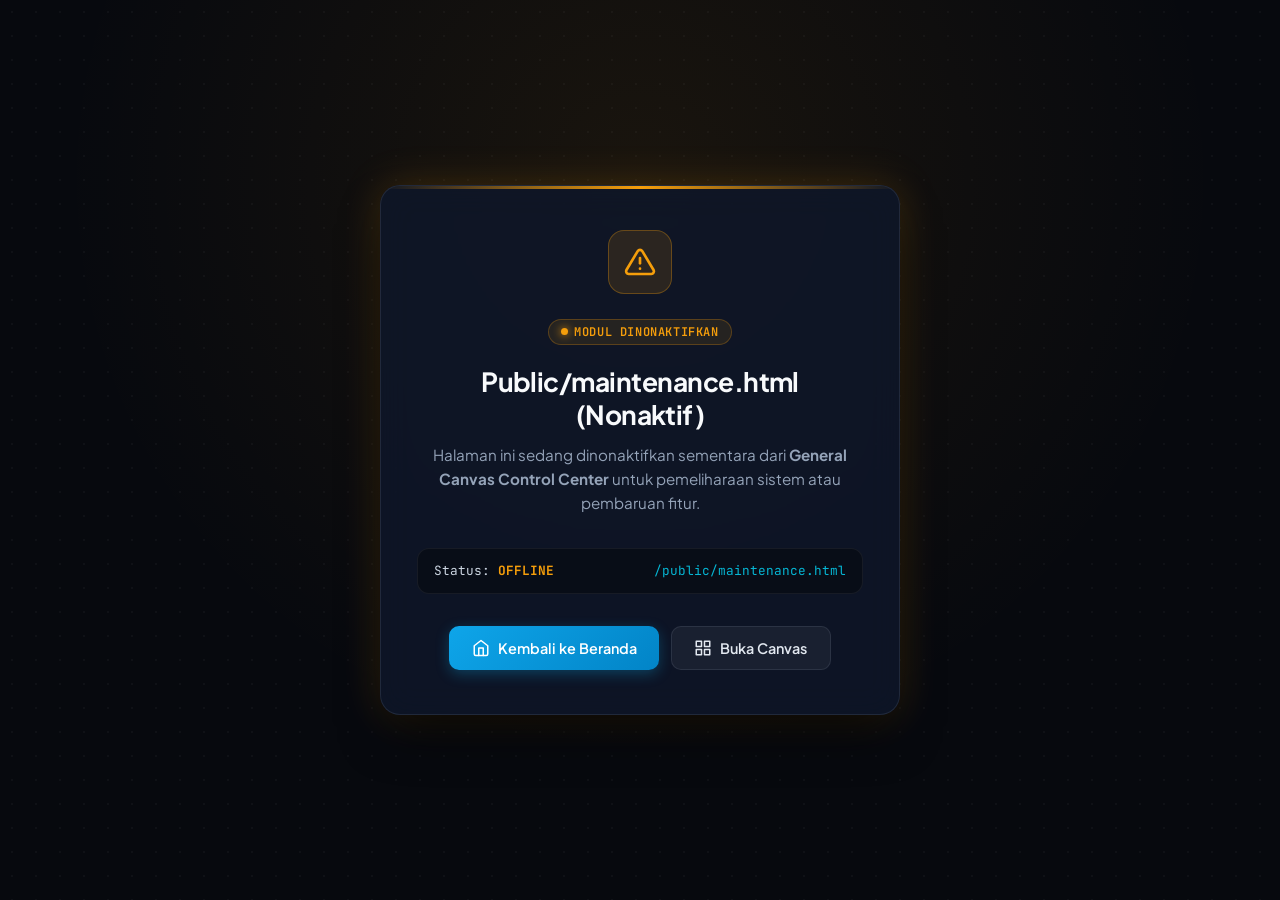
<file: public/maintenance.html>
<!DOCTYPE html>
<html lang="id">
<head>
  <meta charset="UTF-8">
  <meta name="viewport" content="width=device-width, initial-scale=1.0">
  <title>Modul Sedang Maintenance — Neura AI</title>
  <link rel="preconnect" href="https://fonts.googleapis.com">
  <link rel="preconnect" href="https://fonts.gstatic.com" crossorigin>
  <link href="https://fonts.googleapis.com/css2?family=Plus+Jakarta+Sans:wght@400;500;600;700;800&family=JetBrains+Mono:wght@400;500;600&display=swap" rel="stylesheet">
  <style>
    :root {
      --bg: #07090e;
      --card-bg: rgba(15, 23, 42, 0.85);
      --border: rgba(148, 163, 184, 0.15);
      --amber: #f59e0b;
      --amber-glow: rgba(245, 158, 11, 0.2);
      --cyan: #06b6d4;
      --text-main: #f8fafc;
      --text-muted: #94a3b8;
    }
    * { box-sizing: border-box; margin: 0; padding: 0; }
    body {
      background-color: var(--bg);
      background-image: 
        radial-gradient(circle at 50% 20%, rgba(245, 158, 11, 0.08) 0%, transparent 60%),
        radial-gradient(rgba(255, 255, 255, 0.03) 1px, transparent 1px);
      background-size: 100% 100%, 24px 24px;
      color: var(--text-main);
      font-family: 'Plus Jakarta Sans', sans-serif;
      min-height: 100vh;
      display: flex;
      align-items: center;
      justify-content: center;
      padding: 1.5rem;
    }
    .maintenance-container {
      background: var(--card-bg);
      border: 1px solid var(--border);
      backdrop-filter: blur(16px);
      border-radius: 20px;
      padding: 2.75rem 2.25rem;
      max-width: 520px;
      width: 100%;
      text-align: center;
      box-shadow: 0 25px 50px -12px rgba(0, 0, 0, 0.7), 0 0 40px var(--amber-glow);
      position: relative;
      overflow: hidden;
    }
    .maintenance-container::before {
      content: '';
      position: absolute;
      top: 0; left: 0; right: 0; height: 3px;
      background: linear-gradient(90deg, transparent, var(--amber), transparent);
    }
    .icon-badge {
      width: 64px;
      height: 64px;
      margin: 0 auto 1.5rem;
      border-radius: 16px;
      background: rgba(245, 158, 11, 0.12);
      border: 1px solid rgba(245, 158, 11, 0.3);
      display: flex;
      align-items: center;
      justify-content: center;
      color: var(--amber);
    }
    .status-pill {
      display: inline-flex;
      align-items: center;
      gap: 6px;
      background: rgba(245, 158, 11, 0.1);
      border: 1px solid rgba(245, 158, 11, 0.25);
      color: var(--amber);
      font-family: 'JetBrains Mono', monospace;
      font-size: 0.75rem;
      font-weight: 600;
      padding: 4px 12px;
      border-radius: 9999px;
      margin-bottom: 1.25rem;
      letter-spacing: 0.05em;
    }
    .status-pill .pulse-dot {
      width: 7px;
      height: 7px;
      border-radius: 50%;
      background: var(--amber);
      box-shadow: 0 0 8px var(--amber);
      animation: pulse 2s infinite;
    }
    @keyframes pulse {
      0%, 100% { opacity: 1; transform: scale(1); }
      50% { opacity: 0.4; transform: scale(0.85); }
    }
    h1 {
      font-size: 1.65rem;
      font-weight: 700;
      margin-bottom: 0.75rem;
      letter-spacing: -0.02em;
    }
    p {
      color: var(--text-muted);
      font-size: 0.95rem;
      line-height: 1.6;
      margin-bottom: 2rem;
    }
    .info-box {
      background: rgba(0, 0, 0, 0.35);
      border: 1px solid rgba(255, 255, 255, 0.06);
      border-radius: 12px;
      padding: 0.85rem 1rem;
      margin-bottom: 2rem;
      font-family: 'JetBrains Mono', monospace;
      font-size: 0.8rem;
      color: #cbd5e1;
      display: flex;
      justify-content: space-between;
      align-items: center;
    }
    .info-box span.code {
      color: var(--cyan);
    }
    .actions {
      display: flex;
      gap: 0.75rem;
      justify-content: center;
      flex-wrap: wrap;
    }
    .btn {
      display: inline-flex;
      align-items: center;
      justify-content: center;
      gap: 8px;
      padding: 0.75rem 1.4rem;
      border-radius: 10px;
      font-size: 0.9rem;
      font-weight: 600;
      text-decoration: none;
      transition: all 0.2s ease;
      cursor: pointer;
    }
    .btn-primary {
      background: #0284c7;
      background: linear-gradient(135deg, #0ea5e9 0%, #0284c7 100%);
      color: #ffffff;
      border: none;
      box-shadow: 0 4px 14px rgba(14, 165, 233, 0.3);
    }
    .btn-primary:hover {
      filter: brightness(1.1);
      transform: translateY(-1px);
    }
    .btn-secondary {
      background: rgba(255, 255, 255, 0.05);
      border: 1px solid var(--border);
      color: #e2e8f0;
    }
    .btn-secondary:hover {
      background: rgba(255, 255, 255, 0.09);
      color: #ffffff;
    }
  </style>
</head>
<body>
  <div class="maintenance-container">
    <div class="icon-badge">
      <svg width="32" height="32" viewBox="0 0 24 24" fill="none" stroke="currentColor" stroke-width="2" stroke-linecap="round" stroke-linejoin="round">
        <path d="M10.29 3.86L1.82 18a2 2 0 0 0 1.71 3h16.94a2 2 0 0 0 1.71-3L13.71 3.86a2 2 0 0 0-3.42 0z"/>
        <line x1="12" y1="9" x2="12" y2="13"/>
        <line x1="12" y1="17" x2="12.01" y2="17"/>
      </svg>
    </div>
    
    <div class="status-pill">
      <span class="pulse-dot"></span>
      MODUL DINONAKTIFKAN
    </div>

    <h1 id="page-title">Modul Sedang Pemeliharaan</h1>
    
    <p id="page-desc">
      Halaman ini sedang dinonaktifkan sementara dari <strong>General Canvas Control Center</strong> untuk pemeliharaan sistem atau pembaruan fitur.
    </p>

    <div class="info-box">
      <span>Status: <strong style="color: var(--amber)">OFFLINE</strong></span>
      <span class="code" id="page-slug">endpoint: /*</span>
    </div>

    <div class="actions">
      <a href="/welcome" class="btn btn-primary">
        <svg width="18" height="18" viewBox="0 0 24 24" fill="none" stroke="currentColor" stroke-width="2" stroke-linecap="round" stroke-linejoin="round">
          <path d="M3 9l9-7 9 7v11a2 2 0 0 1-2 2H5a2 2 0 0 1-2-2z"/>
          <polyline points="9 22 9 12 15 12 15 22"/>
        </svg>
        Kembali ke Beranda
      </a>
      <a href="/struktur" class="btn btn-secondary">
        <svg width="18" height="18" viewBox="0 0 24 24" fill="none" stroke="currentColor" stroke-width="2" stroke-linecap="round" stroke-linejoin="round">
          <rect x="3" y="3" width="7" height="7"/>
          <rect x="14" y="3" width="7" height="7"/>
          <rect x="14" y="14" width="7" height="7"/>
          <rect x="3" y="14" width="7" height="7"/>
        </svg>
        Buka Canvas
      </a>
    </div>
  </div>

  <script>
    // Auto-detect slug from current pathname if available
    const path = window.location.pathname.replace(/^\/|\/$/g, '');
    if (path) {
      document.getElementById('page-slug').textContent = '/' + path;
      const formattedTitle = path.split('-').map(s => s.charAt(0).toUpperCase() + s.slice(1)).join(' ');
      document.getElementById('page-title').textContent = formattedTitle + ' (Nonaktif)';
    }
  </script>
</body>
</html>
</file>
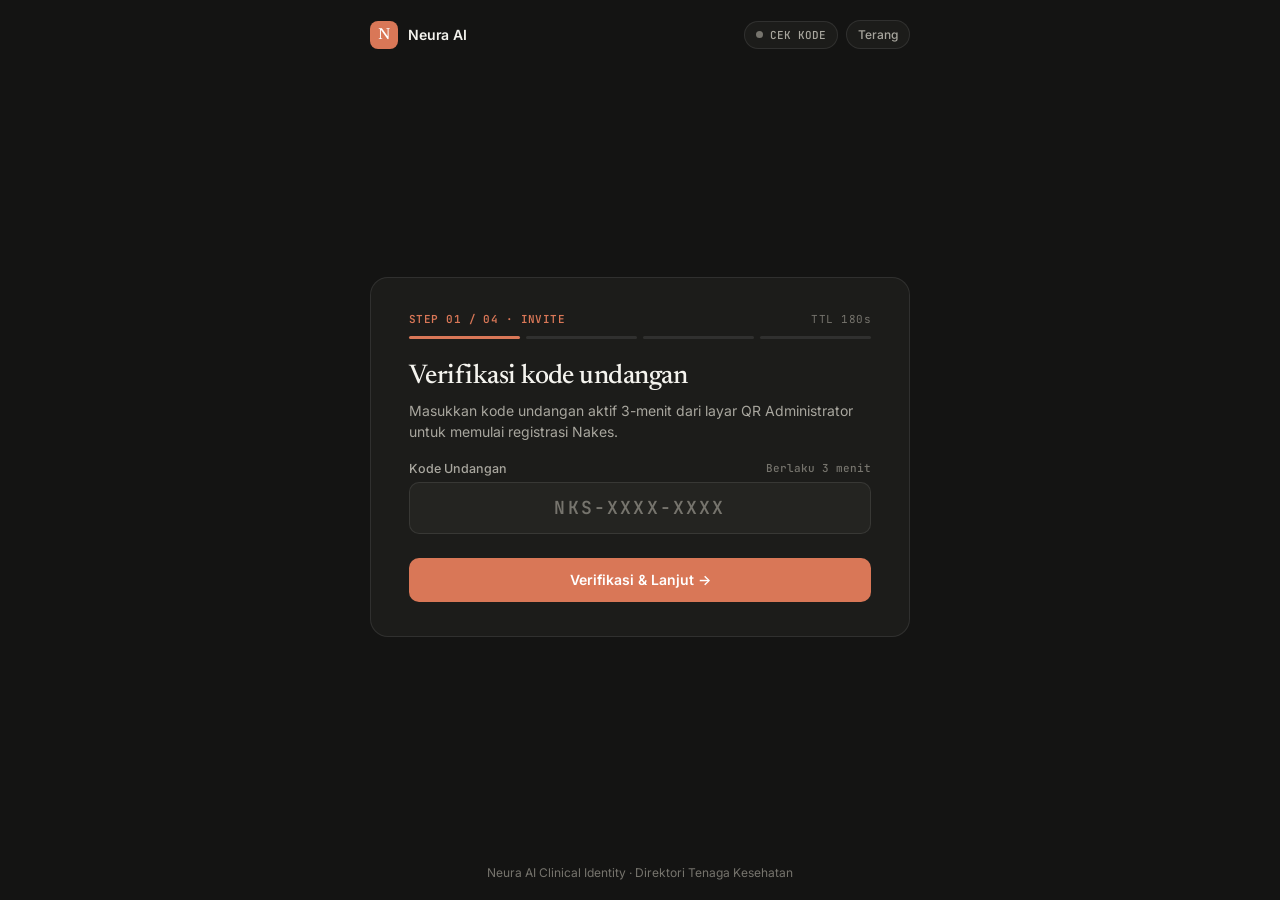
<file: public/nakes-register.html>
<!DOCTYPE html>
<html lang="id" data-theme="dark">
<head>
  <meta charset="UTF-8" />
  <meta name="viewport" content="width=device-width, initial-scale=1.0" />
  <title>Neura AI — Registrasi Tenaga Kesehatan</title>
  <link rel="preconnect" href="https://fonts.googleapis.com" />
  <link rel="preconnect" href="https://fonts.gstatic.com" crossorigin />
  <link href="https://fonts.googleapis.com/css2?family=Inter:wght@400;500;600&family=JetBrains+Mono:wght@400;500;600&family=Newsreader:opsz,wght@6..72,400;6..72,500&display=swap" rel="stylesheet" />
  <style>
    :root {
      --bg: #141413;
      --surface: #1c1c1a;
      --input-bg: #242421;
      --border: rgba(255, 255, 255, 0.09);
      --border-strong: rgba(255, 255, 255, 0.16);
      --text: #f4f3ee;
      --text-secondary: #a8a69e;
      --text-muted: #76746d;
      --accent: #d97757;
      --accent-hover: #c96646;
      --ok: #34d399;
      --err: #f87171;
      --err-bg: rgba(248, 113, 113, 0.1);
      --font-sans: "Inter", -apple-system, BlinkMacSystemFont, sans-serif;
      --font-serif: "Newsreader", Georgia, serif;
      --font-mono: "JetBrains Mono", ui-monospace, monospace;
    }

    html[data-theme="light"] {
      --bg: #faf9f5;
      --surface: #ffffff;
      --input-bg: #f5f4ef;
      --border: rgba(20, 20, 19, 0.1);
      --border-strong: rgba(20, 20, 19, 0.18);
      --text: #141413;
      --text-secondary: #5c5b55;
      --text-muted: #8a8880;
      --accent: #c96442;
      --accent-hover: #b75636;
      --ok: #15803d;
      --err: #dc2626;
      --err-bg: rgba(220, 38, 38, 0.08);
    }

    *, *::before, *::after {
      box-sizing: border-box;
    }

    [hidden] {
      display: none !important;
    }

    html, body {
      margin: 0;
      padding: 0;
      min-height: 100%;
      background: var(--bg);
      color: var(--text);
      font-family: var(--font-sans);
      -webkit-font-smoothing: antialiased;
    }

    .cl-shell {
      min-height: 100vh;
      display: flex;
      flex-direction: column;
      justify-content: space-between;
      padding: 20px 24px;
    }

    .cl-topbar {
      max-width: 540px;
      width: 100%;
      margin: 0 auto;
      display: flex;
      align-items: center;
      justify-content: space-between;
      gap: 12px;
    }

    .cl-brand {
      display: inline-flex;
      align-items: center;
      gap: 10px;
      text-decoration: none;
      color: var(--text);
    }

    .cl-brand-mark {
      width: 28px;
      height: 28px;
      border-radius: 8px;
      background: var(--accent);
      color: #ffffff;
      display: grid;
      place-items: center;
      font-family: var(--font-serif);
      font-size: 16px;
      font-weight: 500;
    }

    .cl-brand-name {
      font-size: 14px;
      font-weight: 600;
      letter-spacing: -0.01em;
    }

    .cl-topbar-right {
      display: flex;
      align-items: center;
      gap: 8px;
    }

    .cl-status-pill {
      display: inline-flex;
      align-items: center;
      gap: 7px;
      padding: 6px 11px;
      border-radius: 999px;
      border: 1px solid var(--border);
      background: var(--surface);
      font-family: var(--font-mono);
      font-size: 11px;
      font-weight: 500;
      color: var(--text-secondary);
      white-space: nowrap;
    }

    .cl-dot {
      width: 7px;
      height: 7px;
      border-radius: 50%;
      background: var(--text-muted);
      flex-shrink: 0;
    }

    .cl-dot.active { background: var(--ok); }
    .cl-dot.locked { background: var(--err); }

    .cl-theme-btn {
      padding: 6px 11px;
      border-radius: 999px;
      border: 1px solid var(--border);
      background: var(--surface);
      color: var(--text-secondary);
      font-family: var(--font-sans);
      font-size: 12px;
      font-weight: 500;
      cursor: pointer;
      white-space: nowrap;
    }

    .cl-theme-btn:hover {
      border-color: var(--border-strong);
      color: var(--text);
    }

    .cl-main {
      display: flex;
      align-items: center;
      justify-content: center;
      padding: 24px 0;
    }

    .cl-card {
      width: 100%;
      max-width: 540px;
      background: var(--surface);
      border: 1px solid var(--border);
      border-radius: 18px;
      padding: 34px 38px;
      display: flex;
      flex-direction: column;
      gap: 22px;
    }

    .cl-telemetry-head {
      display: flex;
      flex-direction: column;
      gap: 10px;
    }

    .cl-telemetry-meta {
      display: flex;
      align-items: center;
      justify-content: space-between;
      gap: 10px;
      font-family: var(--font-mono);
      font-size: 11px;
      letter-spacing: 0.04em;
    }

    .cl-step-tag {
      color: var(--accent);
      font-weight: 600;
    }

    .cl-ttl-tag {
      color: var(--text-muted);
    }

    .cl-rail {
      display: grid;
      grid-template-columns: repeat(4, 1fr);
      gap: 6px;
    }

    .cl-rail-seg {
      height: 3px;
      border-radius: 2px;
      background: var(--border);
      transition: background 0.22s ease;
    }

    .cl-rail-seg.is-done,
    .cl-rail-seg.is-active {
      background: var(--accent);
    }

    .cl-slide {
      display: none;
      flex-direction: column;
      gap: 18px;
    }

    .cl-slide.is-active {
      display: flex;
    }

    .cl-slide.anim-next {
      animation: slideInNext 240ms cubic-bezier(0.22, 1, 0.36, 1);
    }

    .cl-slide.anim-prev {
      animation: slideInPrev 240ms cubic-bezier(0.22, 1, 0.36, 1);
    }

    @keyframes slideInNext {
      from { opacity: 0; transform: translateX(14px); }
      to   { opacity: 1; transform: translateX(0); }
    }

    @keyframes slideInPrev {
      from { opacity: 0; transform: translateX(-14px); }
      to   { opacity: 1; transform: translateX(0); }
    }

    .cl-header {
      display: flex;
      flex-direction: column;
      gap: 6px;
    }

    .cl-title {
      margin: 0;
      font-family: var(--font-serif);
      font-size: 27px;
      font-weight: 500;
      letter-spacing: -0.02em;
      line-height: 1.2;
      color: var(--text);
    }

    .cl-subtitle {
      margin: 0;
      font-size: 14px;
      line-height: 1.55;
      color: var(--text-secondary);
    }

    .cl-subtitle code {
      font-family: var(--font-mono);
      font-size: 12.5px;
      color: var(--text);
      background: var(--input-bg);
      padding: 1px 6px;
      border-radius: 5px;
    }

    .cl-fields {
      display: flex;
      flex-direction: column;
      gap: 14px;
    }

    .cl-row-2 {
      display: grid;
      grid-template-columns: 1fr 1fr;
      gap: 14px;
    }

    .cl-field {
      display: flex;
      flex-direction: column;
      gap: 6px;
    }

    .cl-label {
      display: flex;
      align-items: center;
      justify-content: space-between;
      font-size: 12.5px;
      font-weight: 500;
      color: var(--text-secondary);
    }

    .cl-hint {
      font-family: var(--font-mono);
      font-size: 11px;
      color: var(--text-muted);
    }

    .cl-input,
    .cl-select {
      width: 100%;
      min-height: 44px;
      padding: 10px 14px;
      border-radius: 10px;
      border: 1px solid var(--border);
      background: var(--input-bg);
      color: var(--text);
      font-family: var(--font-sans);
      font-size: 14px;
      outline: none;
      transition: border-color 0.16s ease;
    }

    .cl-select {
      appearance: none;
      -webkit-appearance: none;
      padding-right: 36px;
      background-image: url("data:image/svg+xml,%3Csvg xmlns='http://www.w3.org/2000/svg' width='14' height='14' viewBox='0 0 24 24' fill='none' stroke='%238a8880' stroke-width='2' stroke-linecap='round' stroke-linejoin='round'%3E%3Cpolyline points='6 9 12 15 18 9'/%3E%3C/svg%3E");
      background-repeat: no-repeat;
      background-position: right 12px center;
      cursor: pointer;
    }

    .cl-input::placeholder {
      color: var(--text-muted);
    }

    .cl-input:focus,
    .cl-select:focus {
      border-color: var(--accent);
    }

    .cl-input.mono {
      font-family: var(--font-mono);
      font-size: 14px;
      letter-spacing: 0.05em;
    }

    .cl-input.code-lg {
      font-family: var(--font-mono);
      font-size: 18px;
      font-weight: 600;
      letter-spacing: 0.12em;
      text-align: center;
      text-transform: uppercase;
      min-height: 52px;
    }

    .cl-alert {
      padding: 11px 14px;
      border-radius: 10px;
      border: 1px solid rgba(248, 113, 113, 0.35);
      background: var(--err-bg);
      font-size: 13px;
      line-height: 1.5;
      color: var(--err);
    }

    .cl-nav {
      display: flex;
      align-items: center;
      justify-content: space-between;
      gap: 10px;
      padding-top: 6px;
    }

    .cl-btn-back {
      min-height: 44px;
      padding: 0 18px;
      border-radius: 10px;
      border: 1px solid var(--border-strong);
      background: transparent;
      color: var(--text-secondary);
      font-family: var(--font-sans);
      font-size: 14px;
      font-weight: 500;
      cursor: pointer;
    }

    .cl-btn-back:hover {
      border-color: var(--text-muted);
      color: var(--text);
    }

    .cl-btn-next {
      flex: 1;
      min-height: 44px;
      padding: 0 20px;
      border: none;
      border-radius: 10px;
      background: var(--accent);
      color: #ffffff;
      font-family: var(--font-sans);
      font-size: 14px;
      font-weight: 600;
      cursor: pointer;
    }

    .cl-btn-next:hover:not(:disabled) {
      background: var(--accent-hover);
    }

    .cl-btn-next:disabled {
      opacity: 0.55;
      cursor: not-allowed;
    }

    .cl-cred-box {
      border: 1px solid var(--border);
      background: var(--input-bg);
      border-radius: 12px;
      padding: 16px;
      display: flex;
      flex-direction: column;
      gap: 12px;
    }

    .cl-cred-row {
      display: flex;
      justify-content: space-between;
      align-items: center;
      gap: 12px;
      padding-bottom: 10px;
      border-bottom: 1px solid var(--border);
    }

    .cl-cred-row:last-child {
      border-bottom: none;
      padding-bottom: 0;
    }

    .cl-cred-row span {
      font-size: 12px;
      color: var(--text-muted);
    }

    .cl-cred-row strong {
      font-family: var(--font-mono);
      font-size: 13px;
      font-weight: 600;
      color: var(--text);
      user-select: all;
      word-break: break-all;
    }

    .cl-success-actions {
      display: flex;
      gap: 10px;
    }

    .cl-primary-link {
      flex: 1;
      display: flex;
      align-items: center;
      justify-content: center;
      min-height: 46px;
      border-radius: 10px;
      background: var(--accent);
      color: #ffffff;
      text-decoration: none;
      font-size: 14px;
      font-weight: 600;
    }

    .cl-footer {
      max-width: 540px;
      width: 100%;
      margin: 0 auto;
      text-align: center;
      font-size: 12px;
      color: var(--text-muted);
    }

    @media (max-width: 560px) {
      .cl-shell { padding: 14px; }
      .cl-main { padding: 16px 0; }
      .cl-card { border-radius: 16px; padding: 22px 18px; gap: 18px; }
      .cl-title { font-size: 24px; }
      .cl-row-2 { grid-template-columns: 1fr; gap: 14px; }
      .cl-input, .cl-select { font-size: 16px; }
      .cl-input.mono { font-size: 15px; }
      .cl-cred-row { flex-direction: column; align-items: flex-start; gap: 4px; }
      .cl-success-actions { flex-direction: column; }
    }
  </style>
</head>
<body>
  <div class="cl-shell">
    <header class="cl-topbar">
      <a href="/welcome" class="cl-brand">
        <span class="cl-brand-mark">N</span>
        <span class="cl-brand-name">Neura AI</span>
      </a>
      <div class="cl-topbar-right">
        <span class="cl-status-pill">
          <span class="cl-dot" id="nrInviteDot"></span>
          <span id="nrInviteStatus">CEK KODE</span>
        </span>
        <button type="button" class="cl-theme-btn" id="nrThemeBtn">
          <span id="nrThemeLabel">Terang</span>
        </button>
      </div>
    </header>

    <main class="cl-main">
      <section class="cl-card" id="nrFormCard">
        <div class="cl-telemetry-head">
          <div class="cl-telemetry-meta">
            <span class="cl-step-tag" id="nrStepTag">STEP 01 / 04 · INVITE</span>
            <span class="cl-ttl-tag" id="nrCodeTtlTag">TTL 180s</span>
          </div>
          <div class="cl-rail" aria-hidden="true">
            <span class="cl-rail-seg is-active" data-rail="1"></span>
            <span class="cl-rail-seg" data-rail="2"></span>
            <span class="cl-rail-seg" data-rail="3"></span>
            <span class="cl-rail-seg" data-rail="4"></span>
          </div>
        </div>

        <div class="cl-alert" id="nrFeedbackBox" hidden></div>

        <form id="nrRegisterForm" novalidate>
          <!-- SLIDE 1: INVITE -->
          <div class="cl-slide is-active" data-step="1">
            <div class="cl-header">
              <h1 class="cl-title">Verifikasi kode undangan</h1>
              <p class="cl-subtitle">
                Masukkan kode undangan aktif 3-menit dari layar QR Administrator untuk memulai registrasi Nakes.
              </p>
            </div>
            <div class="cl-fields">
              <div class="cl-field">
                <label class="cl-label" for="nrInviteCode">
                  <span>Kode Undangan</span>
                  <span class="cl-hint" id="nrInviteValidHint">Berlaku 3 menit</span>
                </label>
                <input class="cl-input code-lg" id="nrInviteCode" name="invite_code" placeholder="NKS-XXXX-XXXX" autocomplete="off" spellcheck="false" required />
              </div>
            </div>
            <div class="cl-nav">
              <button type="button" class="cl-btn-next" id="nrNext1Btn">Verifikasi &amp; Lanjut →</button>
            </div>
          </div>

          <!-- SLIDE 2: IDENTITY -->
          <div class="cl-slide" data-step="2">
            <div class="cl-header">
              <h1 class="cl-title">Identitas profesional</h1>
              <p class="cl-subtitle">
                Nama dan spesialisasi Anda akan tampil pada direktori klinis dan sesi konsultasi pasien.
              </p>
            </div>
            <div class="cl-fields">
              <div class="cl-field">
                <label class="cl-label" for="nrName">Nama Lengkap &amp; Gelar *</label>
                <input class="cl-input" id="nrName" name="name" placeholder="dr. Budi Santoso, Sp.N" required />
              </div>
              <div class="cl-field">
                <label class="cl-label" for="nrProfession">Profesi / Spesialisasi *</label>
                <select class="cl-select" id="nrProfession" name="profession">
                  <option value="Dokter Spesialis Neurologi (Sp.N)">Dokter Spesialis Neurologi (Sp.N)</option>
                  <option value="Dokter Spesialis Geriatri (Sp.PD-KGer)">Dokter Spesialis Geriatri (Sp.PD-KGer)</option>
                  <option value="Dokter Umum">Dokter Umum</option>
                  <option value="Psikolog Klinis">Psikolog Klinis</option>
                  <option value="Perawat Neurologi / Geriatri">Perawat Neurologi / Geriatri</option>
                </select>
              </div>
            </div>
            <div class="cl-nav">
              <button type="button" class="cl-btn-back" data-prev="1">← Kembali</button>
              <button type="button" class="cl-btn-next" data-next="3">Lanjut →</button>
            </div>
          </div>

          <!-- SLIDE 3: CREDENTIALS -->
          <div class="cl-slide" data-step="3">
            <div class="cl-header">
              <h1 class="cl-title">Lisensi &amp; instansi klinis</h1>
              <p class="cl-subtitle">
                Lengkapi fasilitas kesehatan dan nomor registrasi praktik untuk validasi direktori Nakes.
              </p>
            </div>
            <div class="cl-fields">
              <div class="cl-field">
                <label class="cl-label" for="nrInstitution">Instansi / Faskes *</label>
                <input class="cl-input" id="nrInstitution" name="institution" placeholder="RSUPN Dr. Cipto Mangunkusumo" required />
              </div>
              <div class="cl-row-2">
                <div class="cl-field">
                  <label class="cl-label" for="nrStr">Nomor STR *</label>
                  <input class="cl-input mono" id="nrStr" name="str_number" placeholder="31.1.1.100.1.24.123456" required />
                </div>
                <div class="cl-field">
                  <label class="cl-label" for="nrSip">Nomor SIP (Opsional)</label>
                  <input class="cl-input mono" id="nrSip" name="sip_number" placeholder="503/SIP/123/Dinkes/2026" />
                </div>
              </div>
            </div>
            <div class="cl-nav">
              <button type="button" class="cl-btn-back" data-prev="2">← Kembali</button>
              <button type="button" class="cl-btn-next" data-next="4">Lanjut →</button>
            </div>
          </div>

          <!-- SLIDE 4: ACCESS -->
          <div class="cl-slide" data-step="4">
            <div class="cl-header">
              <h1 class="cl-title">Kontak &amp; akses akun</h1>
              <p class="cl-subtitle">
                Email pribadi digunakan untuk membuat alamat klinis <code>@neura.ns.id</code> Anda secara otomatis.
              </p>
            </div>
            <div class="cl-fields">
              <div class="cl-row-2">
                <div class="cl-field">
                  <label class="cl-label" for="nrEmail">Email Pribadi *</label>
                  <input class="cl-input" id="nrEmail" name="real_email" type="email" placeholder="nama@klinik.id" required />
                </div>
                <div class="cl-field">
                  <label class="cl-label" for="nrPhone">No. Telepon / WA</label>
                  <input class="cl-input" id="nrPhone" name="phone" type="tel" placeholder="0812xxxxxxxx" />
                </div>
              </div>
              <div class="cl-field">
                <label class="cl-label" for="nrPassword">Kata Sandi (Opsional, min. 6 karakter)</label>
                <input class="cl-input" id="nrPassword" name="password" type="password" placeholder="Kosongkan untuk sandi otomatis" />
              </div>
            </div>
            <div class="cl-nav">
              <button type="button" class="cl-btn-back" data-prev="3">← Kembali</button>
              <button type="submit" class="cl-btn-next" id="nrSubmitBtn">Daftarkan Akun Nakes</button>
            </div>
          </div>
        </form>
      </section>

      <section class="cl-card" id="nrSuccessCard" hidden>
        <div class="cl-telemetry-head">
          <div class="cl-telemetry-meta">
            <span class="cl-step-tag">VERIFIED · @NEURA.NS.ID</span>
            <span class="cl-ttl-tag">COMPLETE</span>
          </div>
          <div class="cl-rail" aria-hidden="true">
            <span class="cl-rail-seg is-done"></span>
            <span class="cl-rail-seg is-done"></span>
            <span class="cl-rail-seg is-done"></span>
            <span class="cl-rail-seg is-done"></span>
          </div>
        </div>

        <div class="cl-header">
          <h2 class="cl-title">Akun Nakes berhasil dibuat</h2>
          <p class="cl-subtitle">
            Simpan kredensial akses berikut untuk masuk melalui gerbang Nakes Neura AI.
          </p>
        </div>

        <div class="cl-cred-box">
          <div class="cl-cred-row"><span>ID Nakes</span><strong id="nrOutId">—</strong></div>
          <div class="cl-cred-row"><span>Nama</span><strong id="nrOutName">—</strong></div>
          <div class="cl-cred-row"><span>Email Neura</span><strong id="nrOutEmail">—</strong></div>
          <div class="cl-cred-row"><span>Kata Sandi</span><strong id="nrOutPwd">—</strong></div>
        </div>

        <div class="cl-success-actions">
          <button type="button" class="cl-btn-back" id="nrCopyCredBtn">Salin Kredensial</button>
          <a href="/welcome" class="cl-primary-link">Lanjut ke Halaman Masuk →</a>
        </div>
      </section>
    </main>

    <footer class="cl-footer">
      Neura AI Clinical Identity · Direktori Tenaga Kesehatan
    </footer>
  </div>

  <script>
    (function () {
      "use strict";

      const STEP_LABELS = {
        1: "STEP 01 / 04 · INVITE",
        2: "STEP 02 / 04 · IDENTITY",
        3: "STEP 03 / 04 · CREDENTIALS",
        4: "STEP 04 / 04 · ACCESS",
      };

      const params = new URLSearchParams(window.location.search);
      const initialCode = (params.get("code") || "").trim().toUpperCase();

      const elCodeInput = document.getElementById("nrInviteCode");
      const elNext1Btn = document.getElementById("nrNext1Btn");
      const elInviteDot = document.getElementById("nrInviteDot");
      const elInviteStatus = document.getElementById("nrInviteStatus");
      const elInviteHint = document.getElementById("nrInviteValidHint");
      const elTtlTag = document.getElementById("nrCodeTtlTag");
      const elStepTag = document.getElementById("nrStepTag");
      const elFeedback = document.getElementById("nrFeedbackBox");
      const elForm = document.getElementById("nrRegisterForm");
      const elSubmitBtn = document.getElementById("nrSubmitBtn");
      const elFormCard = document.getElementById("nrFormCard");
      const elSuccessCard = document.getElementById("nrSuccessCard");
      const elCopyCredBtn = document.getElementById("nrCopyCredBtn");
      const elThemeBtn = document.getElementById("nrThemeBtn");
      const elThemeLabel = document.getElementById("nrThemeLabel");

      let currentStep = 1;
      let createdCreds = null;

      function applyTheme(theme) {
        document.documentElement.setAttribute("data-theme", theme);
        localStorage.setItem("neura_nqr_theme", theme);
        if (elThemeLabel) elThemeLabel.textContent = theme === "dark" ? "Terang" : "Gelap";
      }
      applyTheme(localStorage.getItem("neura_nqr_theme") || "dark");
      elThemeBtn.addEventListener("click", () => {
        const cur = document.documentElement.getAttribute("data-theme") || "dark";
        applyTheme(cur === "dark" ? "light" : "dark");
      });

      function showFeedback(msg) {
        if (!msg) {
          elFeedback.hidden = true;
          elFeedback.textContent = "";
          return;
        }
        elFeedback.hidden = false;
        elFeedback.textContent = msg;
      }

      function goToStep(target) {
        const dir = target >= currentStep ? "anim-next" : "anim-prev";
        currentStep = target;
        showFeedback("");

        document.querySelectorAll(".cl-slide").forEach((el) => {
          const stepNum = Number(el.getAttribute("data-step"));
          el.classList.remove("is-active", "anim-next", "anim-prev");
          if (stepNum === currentStep) {
            el.classList.add("is-active", dir);
          }
        });

        document.querySelectorAll(".cl-rail-seg").forEach((seg) => {
          const n = Number(seg.getAttribute("data-rail"));
          seg.classList.toggle("is-done", n < currentStep);
          seg.classList.toggle("is-active", n === currentStep);
        });

        if (elStepTag) elStepTag.textContent = STEP_LABELS[currentStep] || "";
      }

      async function verifyCode(code) {
        const cleaned = (code || "").trim().toUpperCase();
        if (!cleaned) {
          elInviteDot.className = "cl-dot";
          elInviteStatus.textContent = "KODE KOSONG";
          elInviteHint.textContent = "Masukkan kode";
          return { valid: false, reason: "Kode undangan wajib diisi." };
        }
        try {
          const res = await fetch(`/api/nakes/invite/verify?code=${encodeURIComponent(cleaned)}`, { cache: "no-store" });
          const json = await res.json();
          const data = json && json.data;
          if (data && data.valid) {
            elInviteDot.className = "cl-dot active";
            elInviteStatus.textContent = "KODE VALID";
            elInviteHint.textContent = `Aktif (${data.remaining_seconds}s)`;
            elTtlTag.textContent = `SISA ${data.remaining_seconds}s`;
            return { valid: true };
          }
          elInviteDot.className = "cl-dot locked";
          elInviteStatus.textContent = "KODE INVALID";
          elInviteHint.textContent = (data && data.reason) || "Kedaluwarsa";
          elTtlTag.textContent = "EXPIRED";
          return { valid: false, reason: (data && data.reason) || "Kode undangan tidak valid atau kedaluwarsa." };
        } catch (_) {
          elInviteStatus.textContent = "ERROR";
          return { valid: false, reason: "Gagal menghubungi server verifikasi." };
        }
      }

      elCodeInput.addEventListener("input", () => {
        elCodeInput.value = elCodeInput.value.toUpperCase();
        showFeedback("");
      });

      if (initialCode) {
        elCodeInput.value = initialCode;
        verifyCode(initialCode).then((res) => {
          if (res.valid) goToStep(2);
        });
      }

      elNext1Btn.addEventListener("click", async () => {
        elNext1Btn.disabled = true;
        elNext1Btn.textContent = "Memverifikasi...";
        const res = await verifyCode(elCodeInput.value);
        elNext1Btn.disabled = false;
        elNext1Btn.textContent = "Verifikasi & Lanjut →";
        if (!res.valid) {
          showFeedback(res.reason);
          elCodeInput.focus();
          return;
        }
        goToStep(2);
      });

      function validateStep(step) {
        if (step === 2 && !document.getElementById("nrName").value.trim()) {
          showFeedback("Nama lengkap beserta gelar wajib diisi.");
          document.getElementById("nrName").focus();
          return false;
        }
        if (step === 3) {
          if (!document.getElementById("nrInstitution").value.trim()) {
            showFeedback("Nama instansi / faskes wajib diisi.");
            document.getElementById("nrInstitution").focus();
            return false;
          }
          if (!document.getElementById("nrStr").value.trim()) {
            showFeedback("Nomor STR wajib diisi.");
            document.getElementById("nrStr").focus();
            return false;
          }
        }
        return true;
      }

      document.querySelectorAll("[data-next]").forEach((btn) => {
        btn.addEventListener("click", () => {
          const target = Number(btn.getAttribute("data-next"));
          if (validateStep(currentStep)) goToStep(target);
        });
      });

      document.querySelectorAll("[data-prev]").forEach((btn) => {
        btn.addEventListener("click", () => goToStep(Number(btn.getAttribute("data-prev"))));
      });

      elForm.addEventListener("keydown", (e) => {
        if (e.key === "Enter" && e.target.tagName !== "BUTTON") {
          if (currentStep === 1) {
            e.preventDefault();
            elNext1Btn.click();
          } else if (currentStep < 4) {
            e.preventDefault();
            elForm.querySelector(`.cl-slide[data-step="${currentStep}"] [data-next]`)?.click();
          }
        }
      });

      elForm.addEventListener("submit", async (e) => {
        e.preventDefault();
        showFeedback("");
        const email = document.getElementById("nrEmail").value.trim();
        const password = document.getElementById("nrPassword").value;
        if (!email || !email.includes("@")) {
          showFeedback("Email pribadi yang valid wajib diisi.");
          document.getElementById("nrEmail").focus();
          return;
        }
        if (password && password.length < 6) {
          showFeedback("Kata sandi minimal 6 karakter.");
          document.getElementById("nrPassword").focus();
          return;
        }

        elSubmitBtn.disabled = true;
        elSubmitBtn.textContent = "Memproses Registrasi...";
        try {
          const res = await fetch("/api/nakes/register", {
            method: "POST",
            headers: { "Content-Type": "application/json" },
            body: JSON.stringify({
              invite_code: elCodeInput.value.trim().toUpperCase(),
              name: document.getElementById("nrName").value.trim(),
              profession: document.getElementById("nrProfession").value,
              institution: document.getElementById("nrInstitution").value.trim(),
              str_number: document.getElementById("nrStr").value.trim(),
              sip_number: document.getElementById("nrSip").value.trim(),
              real_email: email,
              phone: document.getElementById("nrPhone").value.trim(),
              password: password,
            }),
          });
          const json = await res.json();
          if (!res.ok || !json.success) {
            showFeedback(json.error || "Registrasi gagal. Periksa kembali data dan kode undangan.");
            return;
          }
          const d = json.data || {};
          createdCreds = d;
          document.getElementById("nrOutId").textContent = d.id || "—";
          document.getElementById("nrOutName").textContent = d.name || "—";
          document.getElementById("nrOutEmail").textContent = d.nakes_email || "—";
          document.getElementById("nrOutPwd").textContent = d.password || "—";
          elFormCard.hidden = true;
          elSuccessCard.hidden = false;
        } catch (_) {
          showFeedback("Koneksi ke server terputus. Coba lagi.");
        } finally {
          elSubmitBtn.disabled = false;
          elSubmitBtn.textContent = "Daftarkan Akun Nakes";
        }
      });

      async function copyText(text) {
        if (navigator.clipboard && window.isSecureContext) {
          try { await navigator.clipboard.writeText(text); return true; } catch (_) {}
        }
        const ta = document.createElement("textarea");
        ta.value = text;
        ta.setAttribute("readonly", "");
        ta.style.position = "fixed";
        ta.style.top = "-9999px";
        document.body.appendChild(ta);
        ta.focus(); ta.select(); ta.setSelectionRange(0, text.length);
        let ok = false;
        try { ok = document.execCommand("copy"); } catch (_) {}
        document.body.removeChild(ta);
        return ok;
      }

      elCopyCredBtn?.addEventListener("click", async () => {
        if (!createdCreds) return;
        const ok = await copyText(`ID: ${createdCreds.id}\nEmail: ${createdCreds.nakes_email}\nPassword: ${createdCreds.password}`);
        elCopyCredBtn.textContent = ok ? "Tersalin" : "Gagal Salin";
        setTimeout(() => { elCopyCredBtn.textContent = "Salin Kredensial"; }, 1600);
      });
    })();
  </script>
</body>
</html>
</file>
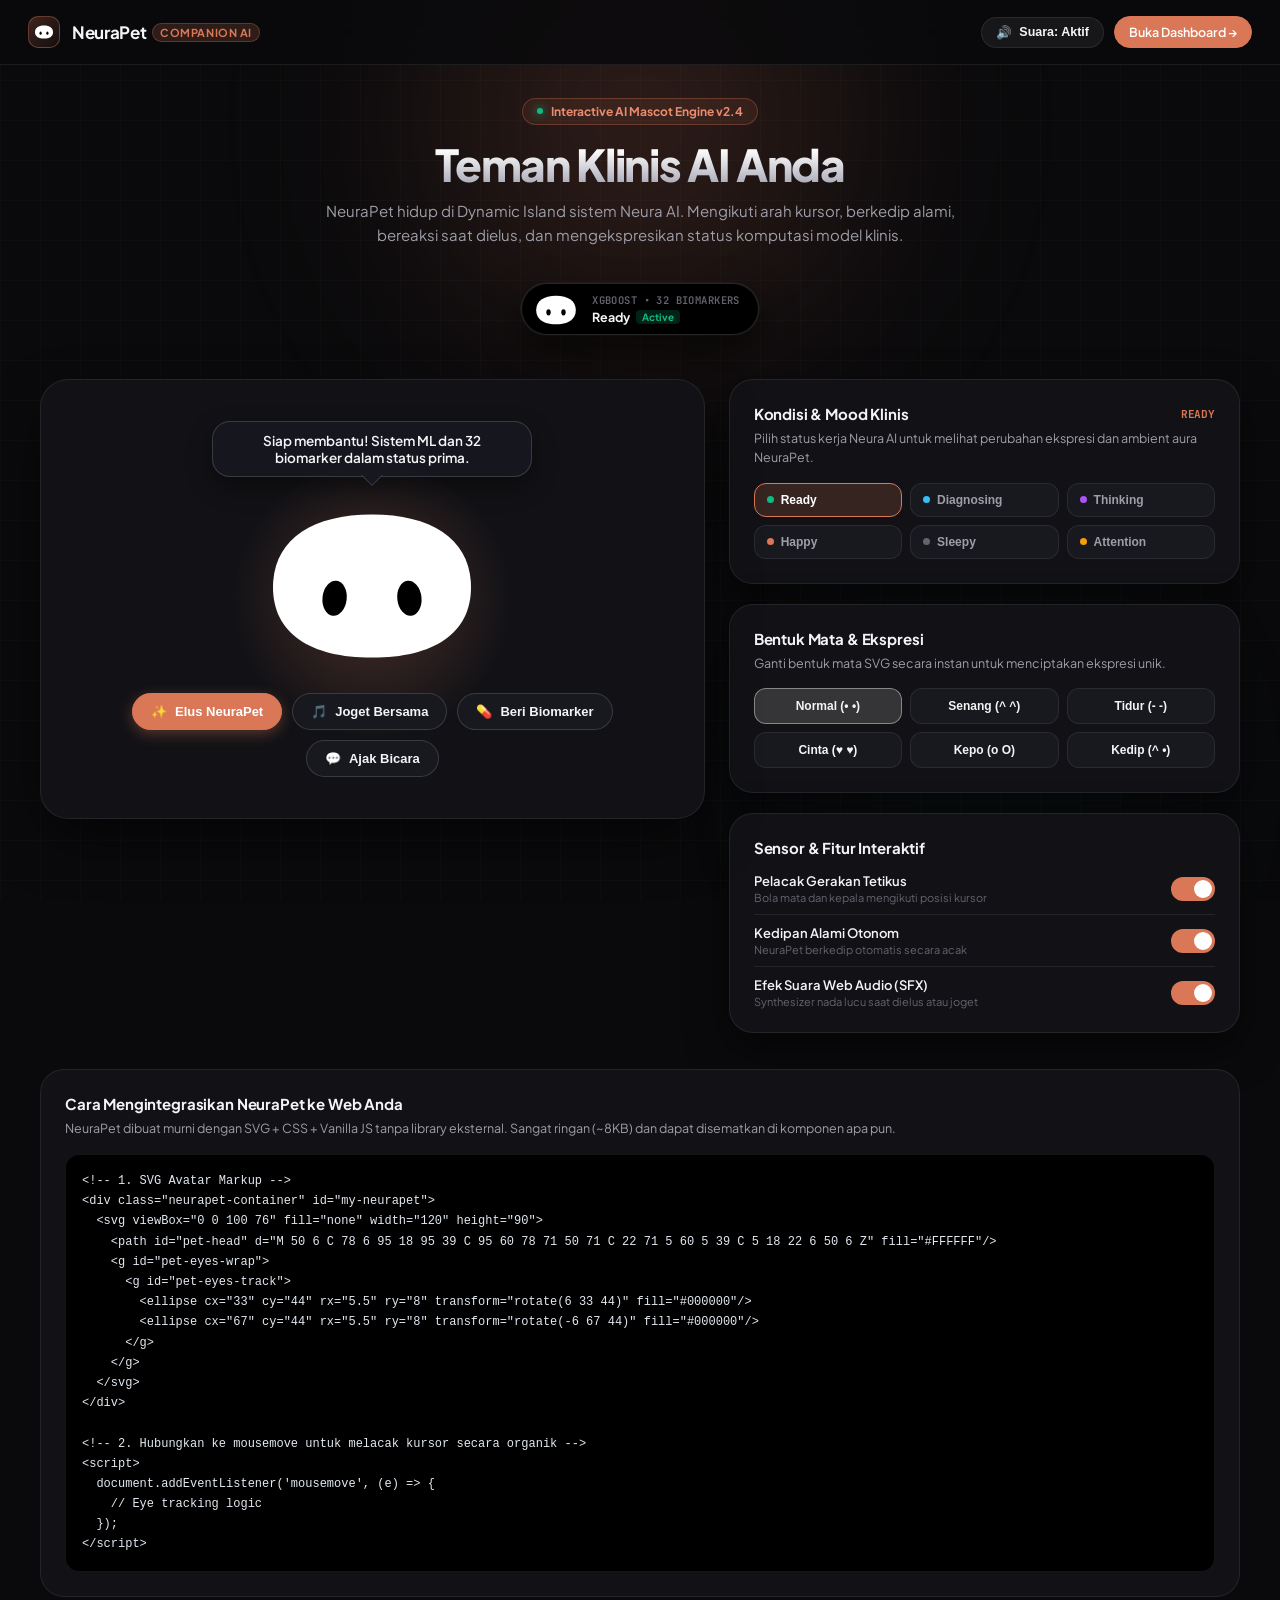
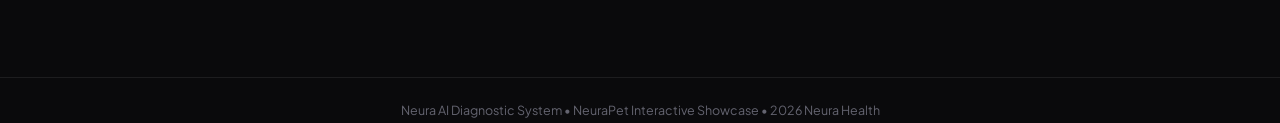
<file: public/neurapet.html>
<!DOCTYPE html>
<html lang="id">
<head>
  <meta charset="UTF-8">
  <meta name="viewport" content="width=device-width, initial-scale=1.0">
  <title>NeuraPet — Interactive AI Companion · Neura</title>
  <link rel="icon" type="image/svg+xml" href="data:image/svg+xml,<svg xmlns='http://www.w3.org/2000/svg' viewBox='0 0 100 76'><path d='M50 6C78 6 95 18 95 39C95 60 78 71 50 71C22 71 5 60 5 39C5 18 22 6 50 6Z' fill='%23FFFFFF'/><ellipse cx='33' cy='44' rx='5.5' ry='8' fill='%23000000'/><ellipse cx='67' cy='44' rx='5.5' ry='8' fill='%23000000'/></svg>">
  <link rel="preconnect" href="https://fonts.googleapis.com">
  <link rel="preconnect" href="https://fonts.gstatic.com" crossorigin>
  <link href="https://fonts.googleapis.com/css2?family=Plus+Jakarta+Sans:wght@400;500;600;700;800&family=JetBrains+Mono:wght@400;600&display=swap" rel="stylesheet">

  <style>
    /* ==========================================================================
       1. Global Resets & Theme Variables
       ========================================================================== */
    :root {
      --bg-base: #0a0a0c;
      --bg-surface: #121216;
      --bg-surface-elevated: #18181f;
      --bg-glass: rgba(18, 18, 24, 0.75);
      --border-subtle: rgba(255, 255, 255, 0.08);
      --border-medium: rgba(255, 255, 255, 0.15);
      --border-glow: rgba(217, 119, 87, 0.4);

      --coral: #D97757;
      --coral-light: #ea8d6f;
      --coral-glow: rgba(217, 119, 87, 0.25);
      --emerald: #10b981;
      --amber: #f59e0b;
      --blue: #38bdf8;
      --purple: #a855f7;
      --pink: #ec4899;

      --text-primary: #f4f4f6;
      --text-secondary: #9e9ea8;
      --text-muted: #646470;

      --font-sans: 'Plus Jakarta Sans', system-ui, -apple-system, sans-serif;
      --font-mono: 'JetBrains Mono', monospace;
    }

    * {
      box-sizing: border-box;
      margin: 0;
      padding: 0;
      -webkit-tap-highlight-color: transparent;
    }

    body {
      background-color: var(--bg-base);
      color: var(--text-primary);
      font-family: var(--font-sans);
      min-height: 100vh;
      overflow-x: hidden;
      display: flex;
      flex-direction: column;
      position: relative;
    }

    /* Ambient Background Orbs */
    .ambient-mesh {
      position: fixed;
      inset: 0;
      pointer-events: none;
      z-index: 0;
      overflow: hidden;
    }
    .ambient-orb {
      position: absolute;
      border-radius: 50%;
      filter: blur(120px);
      opacity: 0.35;
      transition: background 1.2s ease, transform 1.2s ease;
    }
    .ambient-orb-1 {
      width: 520px;
      height: 520px;
      background: radial-gradient(circle, var(--coral) 0%, transparent 70%);
      top: -140px;
      left: 50%;
      transform: translateX(-50%);
    }
    .ambient-orb-2 {
      width: 440px;
      height: 440px;
      background: radial-gradient(circle, rgba(16, 185, 129, 0.25) 0%, transparent 70%);
      bottom: -100px;
      right: 5%;
    }

    /* Grid pattern overlay */
    .grid-overlay {
      position: fixed;
      inset: 0;
      background-image: 
        linear-gradient(to right, rgba(255, 255, 255, 0.02) 1px, transparent 1px),
        linear-gradient(to bottom, rgba(255, 255, 255, 0.02) 1px, transparent 1px);
      background-size: 40px 40px;
      pointer-events: none;
      z-index: 1;
    }

    /* ==========================================================================
       2. Top Bar Navigation
       ========================================================================== */
    .top-nav {
      position: relative;
      z-index: 20;
      display: flex;
      align-items: center;
      justify-content: space-between;
      padding: 16px 28px;
      border-bottom: 1px solid var(--border-subtle);
      background: rgba(10, 10, 12, 0.85);
      backdrop-filter: blur(18px);
    }
    .nav-brand {
      display: flex;
      align-items: center;
      gap: 12px;
      text-decoration: none;
      color: inherit;
    }
    .nav-logo-badge {
      display: inline-flex;
      align-items: center;
      justify-content: center;
      width: 32px;
      height: 32px;
      border-radius: 10px;
      background: linear-gradient(135deg, rgba(217, 119, 87, 0.25), rgba(217, 119, 87, 0.05));
      border: 1px solid rgba(217, 119, 87, 0.4);
    }
    .nav-logo-badge svg {
      width: 20px;
      height: 16px;
    }
    .nav-brand-title {
      font-weight: 700;
      font-size: 17px;
      letter-spacing: -0.02em;
      display: flex;
      align-items: center;
      gap: 6px;
    }
    .nav-brand-tag {
      font-size: 11px;
      font-weight: 700;
      padding: 2px 7px;
      border-radius: 9999px;
      background: rgba(217, 119, 87, 0.18);
      color: var(--coral);
      border: 1px solid rgba(217, 119, 87, 0.3);
      text-transform: uppercase;
      letter-spacing: 0.05em;
    }

    .nav-actions {
      display: flex;
      align-items: center;
      gap: 10px;
    }
    .nav-pill-btn {
      display: inline-flex;
      align-items: center;
      gap: 7px;
      padding: 7px 14px;
      border-radius: 9999px;
      font-size: 12.5px;
      font-weight: 600;
      background: rgba(255, 255, 255, 0.06);
      border: 1px solid var(--border-subtle);
      color: var(--text-primary);
      text-decoration: none;
      cursor: pointer;
      transition: all 0.2s cubic-bezier(0.2, 0.8, 0.2, 1);
    }
    .nav-pill-btn:hover {
      background: rgba(255, 255, 255, 0.12);
      border-color: var(--border-medium);
      transform: translateY(-1px);
    }
    .nav-pill-btn.active {
      background: var(--coral);
      color: #fff;
      border-color: var(--coral);
    }

    /* ==========================================================================
       3. Main Layout Container
       ========================================================================== */
    .main-wrapper {
      position: relative;
      z-index: 10;
      flex: 1;
      max-width: 1240px;
      width: 100%;
      margin: 0 auto;
      padding: 32px 20px 80px;
      display: flex;
      flex-direction: column;
      gap: 36px;
    }

    /* Hero Header */
    .hero-header {
      text-align: center;
      max-width: 640px;
      margin: 0 auto;
    }
    .hero-badge {
      display: inline-flex;
      align-items: center;
      gap: 8px;
      padding: 5px 14px;
      border-radius: 9999px;
      font-size: 12px;
      font-weight: 700;
      background: rgba(217, 119, 87, 0.1);
      border: 1px solid rgba(217, 119, 87, 0.3);
      color: var(--coral-light);
      margin-bottom: 14px;
    }
    .hero-badge .pulsing-dot {
      width: 6px;
      height: 6px;
      border-radius: 50%;
      background: var(--emerald);
      box-shadow: 0 0 10px var(--emerald);
      animation: pulse-dot 2s infinite;
    }
    @keyframes pulse-dot {
      0%, 100% { opacity: 1; transform: scale(1); }
      50% { opacity: 0.4; transform: scale(0.85); }
    }
    .hero-title {
      font-size: clamp(30px, 4vw, 44px);
      font-weight: 800;
      letter-spacing: -0.03em;
      line-height: 1.15;
      margin-bottom: 10px;
      background: linear-gradient(180deg, #FFFFFF 20%, #A0A0B0 100%);
      -webkit-background-clip: text;
      -webkit-text-fill-color: transparent;
    }
    .hero-subtitle {
      font-size: 15px;
      color: var(--text-secondary);
      line-height: 1.6;
    }

    /* ==========================================================================
       4. NeuraPet Dynamic Island Pill Mockup
       ========================================================================== */
    .island-container {
      display: flex;
      justify-content: center;
      margin-bottom: 8px;
    }
    .island-pill {
      background: #000;
      border: 1px solid rgba(255, 255, 255, 0.14);
      box-shadow: 0 16px 36px rgba(0, 0, 0, 0.6), 0 0 0 1px rgba(255, 255, 255, 0.05);
      border-radius: 9999px;
      height: 52px;
      padding: 0 18px 0 12px;
      display: inline-flex;
      align-items: center;
      gap: 14px;
      cursor: pointer;
      user-select: none;
      transition: all 0.35s cubic-bezier(0.2, 0.8, 0.2, 1);
    }
    .island-pill:hover {
      border-color: rgba(255, 255, 255, 0.3);
      transform: scale(1.02);
      box-shadow: 0 20px 48px rgba(0, 0, 0, 0.8), 0 0 20px rgba(217, 119, 87, 0.2);
    }
    .island-pet-mini {
      width: 44px;
      height: 33px;
      flex-shrink: 0;
    }
    .island-status-group {
      display: flex;
      flex-direction: column;
      gap: 2px;
      text-align: left;
    }
    .island-status-sub {
      font-size: 10.5px;
      font-weight: 600;
      color: var(--text-muted);
      letter-spacing: 0.04em;
      text-transform: uppercase;
      font-family: var(--font-mono);
    }
    .island-status-main {
      font-size: 12.5px;
      font-weight: 700;
      color: var(--text-primary);
      display: flex;
      align-items: center;
      gap: 6px;
    }
    .island-status-tag {
      font-size: 10px;
      padding: 1px 6px;
      border-radius: 4px;
      background: rgba(16, 185, 129, 0.18);
      color: var(--emerald);
      font-weight: 700;
    }

    /* ==========================================================================
       5. Interactive NeuraPet Stage / Card Centerpiece
       ========================================================================== */
    .stage-grid {
      display: grid;
      grid-template-columns: 1fr;
      gap: 24px;
    }
    @media (min-width: 900px) {
      .stage-grid {
        grid-template-columns: 1.3fr 1fr;
        align-items: start;
      }
    }

    .pet-stage-card {
      position: relative;
      background: var(--bg-surface);
      border: 1px solid var(--border-subtle);
      border-radius: 28px;
      padding: 36px 28px;
      display: flex;
      flex-direction: column;
      align-items: center;
      justify-content: center;
      min-height: 440px;
      box-shadow: 0 24px 60px -12px rgba(0, 0, 0, 0.7);
      backdrop-filter: blur(20px);
      overflow: hidden;
      cursor: crosshair;
    }

    /* Stage Glow */
    .pet-stage-glow {
      position: absolute;
      width: 280px;
      height: 280px;
      border-radius: 50%;
      background: radial-gradient(circle, var(--coral-glow) 0%, transparent 70%);
      top: 50%;
      left: 50%;
      transform: translate(-50%, -50%);
      pointer-events: none;
      transition: background 0.8s ease, transform 0.6s ease;
      z-index: 1;
    }

    /* Speech Bubble */
    .pet-speech-bubble {
      position: relative;
      z-index: 5;
      background: rgba(24, 24, 32, 0.95);
      border: 1px solid var(--border-medium);
      color: var(--text-primary);
      padding: 10px 18px;
      border-radius: 18px;
      font-size: 13.5px;
      font-weight: 600;
      margin-bottom: 24px;
      max-width: 320px;
      text-align: center;
      box-shadow: 0 10px 24px rgba(0, 0, 0, 0.4);
      animation: bubble-float 3s ease-in-out infinite alternate;
      transition: all 0.3s cubic-bezier(0.2, 0.8, 0.2, 1);
    }
    .pet-speech-bubble::after {
      content: '';
      position: absolute;
      bottom: -7px;
      left: 50%;
      transform: translateX(-50%);
      width: 14px;
      height: 14px;
      background: rgba(24, 24, 32, 0.95);
      border-right: 1px solid var(--border-medium);
      border-bottom: 1px solid var(--border-medium);
      transform: translateX(-50%) rotate(45deg);
    }
    @keyframes bubble-float {
      0% { transform: translateY(0); }
      100% { transform: translateY(-5px); }
    }

    /* ── NeuraPet Character Body ── */
    .neurapet-character {
      position: relative;
      z-index: 5;
      width: 220px;
      height: 168px;
      cursor: pointer;
      user-select: none;
      animation: pet-breathe 3.6s ease-in-out infinite;
      transition: transform 0.2s cubic-bezier(0.2, 0.8, 0.2, 1);
    }
    .neurapet-character:hover {
      filter: drop-shadow(0 14px 28px rgba(255, 255, 255, 0.18));
    }

    /* Organic breathing */
    @keyframes pet-breathe {
      0%, 100% {
        transform: translateY(0) scale(1, 1);
      }
      50% {
        transform: translateY(-8px) scale(1.025, 0.975);
      }
    }

    /* Jelly Squish on Click / Pet */
    .neurapet-character.is-squished {
      animation: pet-squish 0.65s cubic-bezier(0.34, 1.56, 0.64, 1) !important;
    }
    @keyframes pet-squish {
      0%   { transform: scale(1, 1); }
      20%  { transform: scale(1.24, 0.74) translateY(12px); }
      45%  { transform: scale(0.88, 1.16) translateY(-14px); }
      70%  { transform: scale(1.06, 0.95) translateY(3px); }
      85%  { transform: scale(0.98, 1.02) translateY(-2px); }
      100% { transform: scale(1, 1) translateY(0); }
    }

    /* Happy Dance Animation */
    .neurapet-character.is-dancing {
      animation: pet-dance 0.85s cubic-bezier(0.36, 0.07, 0.19, 0.97) infinite !important;
    }
    @keyframes pet-dance {
      0%   { transform: translateY(0) rotate(0deg) scale(1); }
      25%  { transform: translateY(-16px) rotate(-8deg) scale(1.08, 0.94); }
      50%  { transform: translateY(-4px) rotate(0deg) scale(0.95, 1.05); }
      75%  { transform: translateY(-16px) rotate(8deg) scale(1.08, 0.94); }
      100% { transform: translateY(0) rotate(0deg) scale(1); }
    }

    /* SVG Character Parts */
    .pet-svg {
      width: 100%;
      height: 100%;
      overflow: visible;
    }
    #neurapet-head {
      fill: #FFFFFF;
      transition: transform 0.14s ease-out;
      transform-origin: 50px 38px;
    }
    .neurapet-eyes-wrapper {
      transform-origin: 50px 44px;
      transition: transform 0.12s ease-out;
    }
    .neurapet-eyes-wrapper.is-blinking {
      transform: scaleY(0.06);
    }
    .neurapet-eyes-track {
      transition: transform 0.08s ease-out;
    }

    /* Particles Container */
    .particle-cloud {
      position: absolute;
      inset: 0;
      pointer-events: none;
      z-index: 10;
      overflow: hidden;
    }
    .floating-heart {
      position: absolute;
      font-size: 20px;
      animation: float-up 1.2s cubic-bezier(0.2, 0.8, 0.2, 1) forwards;
      pointer-events: none;
    }
    @keyframes float-up {
      0% {
        opacity: 1;
        transform: translate(-50%, 0) scale(0.6) rotate(0deg);
      }
      50% {
        opacity: 0.9;
        transform: translate(calc(-50% + var(--dx, 0px)), -40px) scale(1.2) rotate(var(--rot, 12deg));
      }
      100% {
        opacity: 0;
        transform: translate(calc(-50% + var(--dx, 0px)), -90px) scale(0.8) rotate(var(--rot, 24deg));
      }
    }

    /* Stage Footer / Interaction Bar */
    .stage-footer {
      position: relative;
      z-index: 5;
      margin-top: 24px;
      display: flex;
      align-items: center;
      gap: 10px;
      flex-wrap: wrap;
      justify-content: center;
    }
    .stage-action-btn {
      display: inline-flex;
      align-items: center;
      gap: 8px;
      padding: 10px 18px;
      border-radius: 9999px;
      font-size: 13px;
      font-weight: 700;
      background: var(--bg-surface-elevated);
      border: 1px solid var(--border-medium);
      color: var(--text-primary);
      cursor: pointer;
      transition: all 0.2s cubic-bezier(0.2, 0.8, 0.2, 1);
    }
    .stage-action-btn:hover {
      background: rgba(255, 255, 255, 0.12);
      border-color: rgba(255, 255, 255, 0.3);
      transform: translateY(-2px);
    }
    .stage-action-btn.btn-primary {
      background: var(--coral);
      border-color: var(--coral);
      color: #fff;
      box-shadow: 0 4px 14px rgba(217, 119, 87, 0.35);
    }
    .stage-action-btn.btn-primary:hover {
      background: var(--coral-light);
      box-shadow: 0 6px 20px rgba(217, 119, 87, 0.5);
    }

    /* ==========================================================================
       6. Right Controls & Customization Panel
       ========================================================================== */
    .controls-panel {
      display: flex;
      flex-direction: column;
      gap: 20px;
    }

    .control-card {
      background: var(--bg-surface);
      border: 1px solid var(--border-subtle);
      border-radius: 24px;
      padding: 24px;
      box-shadow: 0 16px 40px rgba(0, 0, 0, 0.5);
    }
    .card-heading {
      font-size: 15px;
      font-weight: 700;
      letter-spacing: -0.01em;
      margin-bottom: 6px;
      display: flex;
      align-items: center;
      justify-content: space-between;
    }
    .card-desc {
      font-size: 12.5px;
      color: var(--text-secondary);
      margin-bottom: 16px;
      line-height: 1.5;
    }

    /* Mood Chips Grid */
    .mood-grid {
      display: grid;
      grid-template-columns: repeat(auto-fill, minmax(110px, 1fr));
      gap: 8px;
    }
    .mood-btn {
      padding: 9px 12px;
      border-radius: 12px;
      background: var(--bg-surface-elevated);
      border: 1px solid var(--border-subtle);
      color: var(--text-secondary);
      font-size: 12px;
      font-weight: 600;
      cursor: pointer;
      display: flex;
      align-items: center;
      gap: 7px;
      transition: all 0.2s cubic-bezier(0.2, 0.8, 0.2, 1);
    }
    .mood-btn:hover {
      background: rgba(255, 255, 255, 0.08);
      color: var(--text-primary);
      border-color: var(--border-medium);
    }
    .mood-btn.is-active {
      background: rgba(217, 119, 87, 0.18);
      border-color: var(--coral);
      color: #fff;
    }
    .mood-dot {
      width: 7px;
      height: 7px;
      border-radius: 50%;
      background: var(--coral);
      flex-shrink: 0;
    }
    .mood-btn[data-mood="ready"] .mood-dot { background: var(--emerald); }
    .mood-btn[data-mood="predicting"] .mood-dot { background: var(--blue); }
    .mood-btn[data-mood="thinking"] .mood-dot { background: var(--purple); }
    .mood-btn[data-mood="happy"] .mood-dot { background: var(--coral); }
    .mood-btn[data-mood="sleepy"] .mood-dot { background: var(--text-muted); }
    .mood-btn[data-mood="warning"] .mood-dot { background: var(--amber); }

    /* Eye Expression Switcher */
    .expr-grid {
      display: grid;
      grid-template-columns: repeat(3, 1fr);
      gap: 8px;
      margin-top: 10px;
    }
    .expr-btn {
      padding: 10px 8px;
      border-radius: 12px;
      background: var(--bg-surface-elevated);
      border: 1px solid var(--border-subtle);
      color: var(--text-primary);
      font-size: 12px;
      font-weight: 700;
      text-align: center;
      cursor: pointer;
      transition: all 0.2s ease;
    }
    .expr-btn:hover {
      background: rgba(255, 255, 255, 0.08);
      border-color: var(--border-medium);
    }
    .expr-btn.is-active {
      background: rgba(255, 255, 255, 0.15);
      border-color: rgba(255, 255, 255, 0.4);
    }

    /* Toggle Option Row */
    .toggle-row {
      display: flex;
      align-items: center;
      justify-content: space-between;
      padding: 10px 0;
      border-bottom: 1px solid var(--border-subtle);
    }
    .toggle-row:last-child {
      border-bottom: none;
      padding-bottom: 0;
    }
    .toggle-info {
      display: flex;
      flex-direction: column;
      gap: 2px;
    }
    .toggle-label {
      font-size: 13px;
      font-weight: 600;
      color: var(--text-primary);
    }
    .toggle-sub {
      font-size: 11px;
      color: var(--text-muted);
    }

    /* Switch Component */
    .switch {
      position: relative;
      display: inline-block;
      width: 44px;
      height: 24px;
      flex-shrink: 0;
    }
    .switch input {
      opacity: 0;
      width: 0;
      height: 0;
    }
    .slider {
      position: absolute;
      cursor: pointer;
      inset: 0;
      background-color: rgba(255, 255, 255, 0.15);
      border-radius: 9999px;
      transition: 0.3s;
    }
    .slider:before {
      position: absolute;
      content: "";
      height: 18px;
      width: 18px;
      left: 3px;
      bottom: 3px;
      background-color: white;
      border-radius: 50%;
      transition: 0.3s cubic-bezier(0.2, 0.8, 0.2, 1);
    }
    input:checked + .slider {
      background-color: var(--coral);
    }
    input:checked + .slider:before {
      transform: translateX(20px);
    }

    /* ==========================================================================
       7. Code Snippet Section
       ========================================================================== */
    .snippet-card {
      background: var(--bg-surface);
      border: 1px solid var(--border-subtle);
      border-radius: 24px;
      padding: 24px;
    }
    .snippet-pre {
      background: #000;
      border: 1px solid var(--border-subtle);
      border-radius: 14px;
      padding: 16px;
      font-family: var(--font-mono);
      font-size: 12px;
      color: #e2e8f0;
      overflow-x: auto;
      line-height: 1.6;
    }

    /* ==========================================================================
       8. Footer
       ========================================================================== */
    .page-footer {
      border-top: 1px solid var(--border-subtle);
      padding: 24px 28px;
      text-align: center;
      font-size: 12.5px;
      color: var(--text-muted);
      margin-top: auto;
      position: relative;
      z-index: 10;
    }
  </style>
</head>
<body>

  <!-- Ambient background glow & grid -->
  <div class="ambient-mesh">
    <div class="ambient-orb ambient-orb-1" id="ambient-orb-1"></div>
    <div class="ambient-orb ambient-orb-2"></div>
  </div>
  <div class="grid-overlay"></div>

  <!-- Top Navigation Bar -->
  <header class="top-nav">
    <a href="/welcome.html" class="nav-brand">
      <div class="nav-logo-badge">
        <svg viewBox="0 0 100 76" fill="none">
          <path d="M50 6C78 6 95 18 95 39C95 60 78 71 50 71C22 71 5 60 5 39C5 18 22 6 50 6Z" fill="#FFFFFF"/>
          <ellipse cx="33" cy="44" rx="5.5" ry="8" fill="#000000"/>
          <ellipse cx="67" cy="44" rx="5.5" ry="8" fill="#000000"/>
        </svg>
      </div>
      <span class="nav-brand-title">
        NeuraPet
        <span class="nav-brand-tag">Companion AI</span>
      </span>
    </a>

    <div class="nav-actions">
      <button type="button" class="nav-pill-btn" id="sound-toggle-btn" title="Aktifkan/Matikan Suara Pet">
        <span id="sound-icon">🔊</span>
        <span id="sound-text">Suara: Aktif</span>
      </button>
      <a href="/index.html" class="nav-pill-btn active">Buka Dashboard &rarr;</a>
    </div>
  </header>

  <!-- Main Content Wrapper -->
  <main class="main-wrapper">

    <!-- Hero Header -->
    <section class="hero-header">
      <div class="hero-badge">
        <span class="pulsing-dot"></span>
        <span>Interactive AI Mascot Engine v2.4</span>
      </div>
      <h1 class="hero-title">Teman Klinis AI Anda</h1>
      <p class="hero-subtitle">
        NeuraPet hidup di Dynamic Island sistem Neura AI. Mengikuti arah kursor, berkedip alami, bereaksi saat dielus, dan mengekspresikan status komputasi model klinis.
      </p>
    </section>

    <!-- Dynamic Island Pill Mockup -->
    <div class="island-container">
      <div class="island-pill" id="demo-island-pill" title="Klik untuk menguji reaksi kapsul pulau dinamis">
        <div class="island-pet-mini">
          <svg viewBox="0 0 100 76" fill="none">
            <path d="M50 6C78 6 95 18 95 39C95 60 78 71 50 71C22 71 5 60 5 39C5 18 22 6 50 6Z" fill="#FFFFFF"/>
            <ellipse cx="33" cy="44" rx="5" ry="7" fill="#000000"/>
            <ellipse cx="67" cy="44" rx="5" ry="7" fill="#000000"/>
          </svg>
        </div>
        <div class="island-status-group">
          <span class="island-status-sub" id="island-sub">XGBoost &bull; 32 Biomarkers</span>
          <span class="island-status-main">
            <span id="island-main">Ready</span>
            <span class="island-status-tag" id="island-badge">Active</span>
          </span>
        </div>
      </div>
    </div>

    <!-- Main Stage Grid -->
    <div class="stage-grid">

      <!-- Left: NeuraPet Interactive Stage Card -->
      <div class="pet-stage-card" id="pet-stage">
        <div class="pet-stage-glow" id="pet-glow"></div>
        <div class="particle-cloud" id="particle-cloud"></div>

        <!-- Speech Bubble -->
        <div class="pet-speech-bubble" id="pet-speech">
          Halo! Aku NeuraPet, asisten AI kamu. Elus aku ya! ✨
        </div>

        <!-- NeuraPet Character Body -->
        <div class="neurapet-character" id="neurapet-body" title="Klik 1x untuk mengelus, klik 3x cepat untuk joget!">
          <svg viewBox="0 0 100 76" fill="none" class="pet-svg" id="neurapet-svg">
            <!-- Ghost Body / Head -->
            <path id="neurapet-head" d="M 50 6 C 78 6 95 18 95 39 C 95 60 78 71 50 71 C 22 71 5 60 5 39 C 5 18 22 6 50 6 Z" />
            <!-- Eyes Container -->
            <g class="neurapet-eyes-wrapper" id="neurapet-eyes-wrapper">
              <g class="neurapet-eyes-track" id="neurapet-eyes-track">
                <!-- Regular Oval Eyes -->
                <ellipse cx="33" cy="44" rx="5.5" ry="8" transform="rotate(6 33 44)" fill="#000000" />
                <ellipse cx="67" cy="44" rx="5.5" ry="8" transform="rotate(-6 67 44)" fill="#000000" />
              </g>
            </g>
          </svg>
        </div>

        <!-- Stage Interaction Buttons -->
        <div class="stage-footer">
          <button type="button" class="stage-action-btn btn-primary" id="btn-pet-action">
            <span>✨</span>
            <span>Elus NeuraPet</span>
          </button>
          <button type="button" class="stage-action-btn" id="btn-dance-action">
            <span>🎵</span>
            <span>Joget Bersama</span>
          </button>
          <button type="button" class="stage-action-btn" id="btn-feed-action">
            <span>💊</span>
            <span>Beri Biomarker</span>
          </button>
          <button type="button" class="stage-action-btn" id="btn-talk-action">
            <span>💬</span>
            <span>Ajak Bicara</span>
          </button>
        </div>
      </div>

      <!-- Right: Controls & Mood Studio -->
      <div class="controls-panel">

        <!-- Card 1: Status & Mood Presets -->
        <div class="control-card">
          <div class="card-heading">
            <span>Kondisi &amp; Mood Klinis</span>
            <span style="font-size:11px;font-family:var(--font-mono);color:var(--coral);" id="current-mood-text">READY</span>
          </div>
          <p class="card-desc">Pilih status kerja Neura AI untuk melihat perubahan ekspresi dan ambient aura NeuraPet.</p>
          <div class="mood-grid">
            <button type="button" class="mood-btn is-active" data-mood="ready">
              <span class="mood-dot"></span>
              <span>Ready</span>
            </button>
            <button type="button" class="mood-btn" data-mood="predicting">
              <span class="mood-dot"></span>
              <span>Diagnosing</span>
            </button>
            <button type="button" class="mood-btn" data-mood="thinking">
              <span class="mood-dot"></span>
              <span>Thinking</span>
            </button>
            <button type="button" class="mood-btn" data-mood="happy">
              <span class="mood-dot"></span>
              <span>Happy</span>
            </button>
            <button type="button" class="mood-btn" data-mood="sleepy">
              <span class="mood-dot"></span>
              <span>Sleepy</span>
            </button>
            <button type="button" class="mood-btn" data-mood="warning">
              <span class="mood-dot"></span>
              <span>Attention</span>
            </button>
          </div>
        </div>

        <!-- Card 2: Manual Eye Expression Selector -->
        <div class="control-card">
          <div class="card-heading">
            <span>Bentuk Mata &amp; Ekspresi</span>
          </div>
          <p class="card-desc">Ganti bentuk mata SVG secara instan untuk menciptakan ekspresi unik.</p>
          <div class="expr-grid">
            <button type="button" class="expr-btn is-active" data-expr="normal">Normal (• •)</button>
            <button type="button" class="expr-btn" data-expr="happy">Senang (^ ^)</button>
            <button type="button" class="expr-btn" data-expr="sleepy">Tidur (- -)</button>
            <button type="button" class="expr-btn" data-expr="love">Cinta (&hearts; &hearts;)</button>
            <button type="button" class="expr-btn" data-expr="curious">Kepo (o O)</button>
            <button type="button" class="expr-btn" data-expr="wink">Kedip (^ •)</button>
          </div>
        </div>

        <!-- Card 3: Interactive Physics & Features Toggles -->
        <div class="control-card">
          <div class="card-heading">
            <span>Sensor &amp; Fitur Interaktif</span>
          </div>
          <div class="toggle-row">
            <div class="toggle-info">
              <span class="toggle-label">Pelacak Gerakan Tetikus</span>
              <span class="toggle-sub">Bola mata dan kepala mengikuti posisi kursor</span>
            </div>
            <label class="switch">
              <input type="checkbox" id="toggle-tracking" checked>
              <span class="slider"></span>
            </label>
          </div>
          <div class="toggle-row">
            <div class="toggle-info">
              <span class="toggle-label">Kedipan Alami Otonom</span>
              <span class="toggle-sub">NeuraPet berkedip otomatis secara acak</span>
            </div>
            <label class="switch">
              <input type="checkbox" id="toggle-blink" checked>
              <span class="slider"></span>
            </label>
          </div>
          <div class="toggle-row">
            <div class="toggle-info">
              <span class="toggle-label">Efek Suara Web Audio (SFX)</span>
              <span class="toggle-sub">Synthesizer nada lucu saat dielus atau joget</span>
            </div>
            <label class="switch">
              <input type="checkbox" id="toggle-sound" checked>
              <span class="slider"></span>
            </label>
          </div>
        </div>

      </div>

    </div>

    <!-- Integration Code Snippet -->
    <section class="snippet-card">
      <div class="card-heading">
        <span>Cara Mengintegrasikan NeuraPet ke Web Anda</span>
      </div>
      <p class="card-desc">
        NeuraPet dibuat murni dengan SVG + CSS + Vanilla JS tanpa library eksternal. Sangat ringan (~8KB) dan dapat disematkan di komponen apa pun.
      </p>
      <pre class="snippet-pre"><code>&lt;!-- 1. SVG Avatar Markup --&gt;
&lt;div class="neurapet-container" id="my-neurapet"&gt;
  &lt;svg viewBox="0 0 100 76" fill="none" width="120" height="90"&gt;
    &lt;path id="pet-head" d="M 50 6 C 78 6 95 18 95 39 C 95 60 78 71 50 71 C 22 71 5 60 5 39 C 5 18 22 6 50 6 Z" fill="#FFFFFF"/&gt;
    &lt;g id="pet-eyes-wrap"&gt;
      &lt;g id="pet-eyes-track"&gt;
        &lt;ellipse cx="33" cy="44" rx="5.5" ry="8" transform="rotate(6 33 44)" fill="#000000"/&gt;
        &lt;ellipse cx="67" cy="44" rx="5.5" ry="8" transform="rotate(-6 67 44)" fill="#000000"/&gt;
      &lt;/g&gt;
    &lt;/g&gt;
  &lt;/svg&gt;
&lt;/div&gt;

&lt;!-- 2. Hubungkan ke mousemove untuk melacak kursor secara organik --&gt;
&lt;script&gt;
  document.addEventListener('mousemove', (e) => {
    // Eye tracking logic
  });
&lt;/script&gt;</code></pre>
    </section>

  </main>

  <!-- Page Footer -->
  <footer class="page-footer">
    Neura AI Diagnostic System &bull; NeuraPet Interactive Showcase &bull; 2026 Neura Health
  </footer>

  <!-- ==========================================================================
       9. Interactive NeuraPet Engine JavaScript
       ========================================================================== -->
  <script>
  (function () {
    'use strict';

    // ── DOM References ──
    const petBody = document.getElementById('neurapet-body');
    const petHead = document.getElementById('neurapet-head');
    const eyesWrapper = document.getElementById('neurapet-eyes-wrapper');
    const eyesTrack = document.getElementById('neurapet-eyes-track');
    const petGlow = document.getElementById('pet-glow');
    const ambientOrb = document.getElementById('ambient-orb-1');
    const petSpeech = document.getElementById('pet-speech');
    const particleCloud = document.getElementById('particle-cloud');
    const currentMoodText = document.getElementById('current-mood-text');
    const islandMain = document.getElementById('island-main');
    const islandSub = document.getElementById('island-sub');
    const islandBadge = document.getElementById('island-badge');

    // Controls
    const toggleTracking = document.getElementById('toggle-tracking');
    const toggleBlink = document.getElementById('toggle-blink');
    const toggleSound = document.getElementById('toggle-sound');
    const soundToggleBtn = document.getElementById('sound-toggle-btn');
    const soundIcon = document.getElementById('sound-icon');
    const soundText = document.getElementById('sound-text');

    // Action buttons
    const btnPet = document.getElementById('btn-pet-action');
    const btnDance = document.getElementById('btn-dance-action');
    const btnFeed = document.getElementById('btn-feed-action');
    const btnTalk = document.getElementById('btn-talk-action');
    const demoIslandPill = document.getElementById('demo-island-pill');

    // ── State Variables ──
    let isTrackingEnabled = true;
    let isBlinkEnabled = true;
    let isSoundEnabled = true;
    let isPetting = false;
    let isDancing = false;
    let clickCount = 0;
    let clickTimer = null;
    let currentMood = 'ready';
    let currentExpression = 'normal';
    let lastMouseMoveTime = Date.now();
    let speechTimer = null;

    // ── Web Audio Synthesizer (Cute Chimes, Purrs & Bleeps) ──
    const AudioCtx = window.AudioContext || window.webkitAudioContext;
    let audioCtx = null;

    function getAudioContext() {
      if (!audioCtx && AudioCtx) {
        audioCtx = new AudioCtx();
      }
      if (audioCtx && audioCtx.state === 'suspended') {
        audioCtx.resume();
      }
      return audioCtx;
    }

    function playSoundChirp(freq1 = 520, freq2 = 780, type = 'sine', duration = 0.15) {
      if (!isSoundEnabled) return;
      try {
        const ctx = getAudioContext();
        if (!ctx) return;
        const osc = ctx.createOscillator();
        const gain = ctx.createGain();

        osc.type = type;
        const now = ctx.currentTime;
        osc.frequency.setValueAtTime(freq1, now);
        osc.frequency.exponentialRampToValueAtTime(freq2, now + duration);

        gain.gain.setValueAtTime(0.08, now);
        gain.gain.exponentialRampToValueAtTime(0.001, now + duration);

        osc.connect(gain);
        gain.connect(ctx.destination);

        osc.start(now);
        osc.stop(now + duration);
      } catch (e) { }
    }

    function playHappyArpeggio() {
      if (!isSoundEnabled) return;
      const notes = [440, 554.37, 659.25, 880];
      notes.forEach((freq, idx) => {
        setTimeout(() => {
          playSoundChirp(freq, freq * 1.05, 'triangle', 0.12);
        }, idx * 65);
      });
    }

    function playPurrSound() {
      if (!isSoundEnabled) return;
      playSoundChirp(280, 420, 'sine', 0.22);
    }

    // ── Eye Expressions Library ──
    const EYE_TEMPLATES = {
      normal: `
        <ellipse cx="33" cy="44" rx="5.5" ry="8" transform="rotate(6 33 44)" fill="#000000" />
        <ellipse cx="67" cy="44" rx="5.5" ry="8" transform="rotate(-6 67 44)" fill="#000000" />
      `,
      happy: `
        <path d="M 27 44 Q 33 36 39 44" stroke="#000000" stroke-width="3.4" stroke-linecap="round" fill="none"/>
        <path d="M 61 44 Q 67 36 73 44" stroke="#000000" stroke-width="3.4" stroke-linecap="round" fill="none"/>
      `,
      sleepy: `
        <line x1="27" y1="44" x2="39" y2="44" stroke="#000000" stroke-width="3.4" stroke-linecap="round"/>
        <line x1="61" y1="44" x2="73" y2="44" stroke="#000000" stroke-width="3.4" stroke-linecap="round"/>
      `,
      love: `
        <path d="M 33 40 C 31 37 27 37 27 40 C 27 44 33 48 33 48 C 33 48 39 44 39 40 C 39 37 35 37 33 40 Z" fill="#e11d48"/>
        <path d="M 67 40 C 65 37 61 37 61 40 C 61 44 67 48 67 48 C 67 48 73 44 73 40 C 73 37 69 37 67 40 Z" fill="#e11d48"/>
      `,
      curious: `
        <ellipse cx="33" cy="43" rx="4.5" ry="6" transform="rotate(6 33 43)" fill="#000000" />
        <circle cx="67" cy="42" r="7.5" fill="#000000" />
      `,
      wink: `
        <path d="M 27 44 Q 33 37 39 44" stroke="#000000" stroke-width="3.4" stroke-linecap="round" fill="none"/>
        <ellipse cx="67" cy="44" rx="5.5" ry="8" transform="rotate(-6 67 44)" fill="#000000" />
      `
    };

    function setEyeExpression(exprName) {
      currentExpression = exprName;
      if (EYE_TEMPLATES[exprName] && eyesTrack) {
        eyesTrack.innerHTML = EYE_TEMPLATES[exprName];
      }
      // Update UI active button
      document.querySelectorAll('.expr-btn').forEach(btn => {
        btn.classList.toggle('is-active', btn.dataset.expr === exprName);
      });
    }

    // ── Mood Configurations ──
    const MOOD_CONFIG = {
      ready: {
        label: 'READY',
        color: 'var(--coral)',
        glow: 'rgba(217, 119, 87, 0.28)',
        islandMain: 'Ready',
        islandSub: 'XGBoost • 32 Biomarkers',
        speech: 'Siap membantu! Sistem ML dan 32 biomarker dalam status prima.',
        expr: 'normal'
      },
      predicting: {
        label: 'DIAGNOSING',
        color: 'var(--blue)',
        glow: 'rgba(56, 189, 248, 0.28)',
        islandMain: 'Diagnosing',
        islandSub: 'Neural Processing Active',
        speech: 'Sedang menganalisis skor MMSE, ADL, dan fitur biomarker...',
        expr: 'curious'
      },
      thinking: {
        label: 'THINKING',
        color: 'var(--purple)',
        glow: 'rgba(168, 85, 247, 0.28)',
        islandMain: 'Thinking',
        islandSub: 'Calculating Probabilities',
        speech: 'Hmm... memproses pohon keputusan XGBoost secara mendalam.',
        expr: 'wink'
      },
      happy: {
        label: 'HAPPY',
        color: 'var(--coral)',
        glow: 'rgba(217, 119, 87, 0.4)',
        islandMain: 'Happy',
        islandSub: 'Patient Verified',
        speech: 'Hore! Analisis tervalidasi dengan akurasi 95.35%!',
        expr: 'happy'
      },
      sleepy: {
        label: 'SLEEPY',
        color: 'var(--text-muted)',
        glow: 'rgba(100, 100, 112, 0.2)',
        islandMain: 'Sleepy',
        islandSub: 'Idle Low Power Mode',
        speech: 'Zzz... kursor sepi nih. Ketuk aku dong kalau mau mulai lagi.',
        expr: 'sleepy'
      },
      warning: {
        label: 'ATTENTION',
        color: 'var(--amber)',
        glow: 'rgba(245, 158, 11, 0.35)',
        islandMain: 'Attention',
        islandSub: 'High Risk Alert (85%)',
        speech: 'Perhatian: Terdeteksi probabilitas risiko Alzheimer di atas ambang normal.',
        expr: 'curious'
      }
    };

    function setMood(moodKey) {
      const cfg = MOOD_CONFIG[moodKey];
      if (!cfg) return;
      currentMood = moodKey;

      if (currentMoodText) currentMoodText.textContent = cfg.label;
      if (islandMain) islandMain.textContent = cfg.islandMain;
      if (islandSub) islandSub.textContent = cfg.islandSub;

      // Update ambient glows
      if (petGlow) petGlow.style.background = `radial-gradient(circle, ${cfg.glow} 0%, transparent 70%)`;
      if (ambientOrb) ambientOrb.style.background = `radial-gradient(circle, ${cfg.color} 0%, transparent 70%)`;

      // Speech & Expression
      sayMessage(cfg.speech);
      setEyeExpression(cfg.expr);

      // Buttons UI state
      document.querySelectorAll('.mood-btn').forEach(btn => {
        btn.classList.toggle('is-active', btn.dataset.mood === moodKey);
      });
    }

    // ── Speech Bubble Message Animator ──
    function sayMessage(text) {
      if (!petSpeech) return;
      clearTimeout(speechTimer);
      petSpeech.style.opacity = '0';
      petSpeech.style.transform = 'translateY(6px)';

      setTimeout(() => {
        petSpeech.textContent = text;
        petSpeech.style.opacity = '1';
        petSpeech.style.transform = 'translateY(0)';
      }, 160);

      // Auto revert to greeting after 8 seconds
      speechTimer = setTimeout(() => {
        petSpeech.textContent = 'Aku NeuraPet, selalu siap memantau biomarker klinis Anda! 🧠';
      }, 8500);
    }

    // ── Floating Heart / Sparkle Particle Generator ──
    function spawnParticles(x, y, count = 5, emoji = '💖') {
      if (!particleCloud) return;
      const emojis = ['💖', '✨', '⭐', '🌸', '💫'];

      for (let i = 0; i < count; i++) {
        const p = document.createElement('div');
        p.className = 'floating-heart';
        p.textContent = emoji === 'random' ? emojis[Math.floor(Math.random() * emojis.length)] : emoji;

        const offsetX = (Math.random() - 0.5) * 80;
        const offsetY = (Math.random() - 0.5) * 40;
        const rot = (Math.random() - 0.5) * 45;
        const dx = (Math.random() - 0.5) * 60;

        p.style.left = `${x + offsetX}px`;
        p.style.top = `${y + offsetY}px`;
        p.style.setProperty('--dx', `${dx}px`);
        p.style.setProperty('--rot', `${rot}deg`);

        particleCloud.appendChild(p);

        setTimeout(() => {
          if (p.parentNode) p.parentNode.removeChild(p);
        }, 1250);
      }
    }

    // ── Mouse Tracking (Organic Eye & Head Following) ──
    let trackingRaf = null;

    document.addEventListener('mousemove', function (e) {
      lastMouseMoveTime = Date.now();
      if (!isTrackingEnabled || isPetting || isDancing) return;

      if (trackingRaf) cancelAnimationFrame(trackingRaf);
      trackingRaf = requestAnimationFrame(() => {
        updateTracking(e.clientX, e.clientY);
      });
    });

    function updateTracking(targetX, targetY) {
      if (!petBody || !eyesTrack || !petHead) return;

      const rect = petBody.getBoundingClientRect();
      const centerX = rect.left + rect.width / 2;
      const centerY = rect.top + rect.height / 2;

      const deltaX = targetX - centerX;
      const deltaY = targetY - centerY;
      const dist = Math.hypot(deltaX, deltaY);

      if (dist === 0) {
        eyesTrack.style.transform = 'translate(0px, 0px)';
        petHead.style.transform = 'translate(0px, 0px) rotate(0deg)';
        return;
      }

      // Max eye displacement limit: ±6.8px horizontal, ±5.2px vertical
      const maxRadius = 450;
      const factor = Math.min(dist / maxRadius, 1);
      const offsetX = (deltaX / dist) * factor * 6.8;
      const offsetY = (deltaY / dist) * factor * 5.2;

      eyesTrack.style.transform = `translate(${offsetX.toFixed(2)}px, ${offsetY.toFixed(2)}px)`;

      // Subtle organic head tilt (±4.5 deg) & shift
      const tiltAngle = (deltaX / dist) * factor * 4.5;
      const headShiftX = (deltaX / dist) * factor * 2.5;
      petHead.style.transform = `translate(${headShiftX.toFixed(2)}px, 0px) rotate(${tiltAngle.toFixed(2)}deg)`;
    }

    // ── Autonomous Blinking Engine ──
    function performBlink() {
      if (!isBlinkEnabled || isPetting) return;
      if (!eyesWrapper) return;

      eyesWrapper.classList.add('is-blinking');
      setTimeout(() => {
        eyesWrapper.classList.remove('is-blinking');
      }, 120);

      // 30% chance for rapid double-blink
      if (Math.random() < 0.3) {
        setTimeout(() => {
          eyesWrapper.classList.add('is-blinking');
          setTimeout(() => {
            eyesWrapper.classList.remove('is-blinking');
          }, 100);
        }, 220);
      }
    }

    function scheduleBlinkLoop() {
      const delay = 2200 + Math.random() * 2600;
      setTimeout(() => {
        performBlink();
        scheduleBlinkLoop();
      }, delay);
    }
    scheduleBlinkLoop();

    // ── Petting Interaction (Click / Touch) ──
    function triggerPetInteraction(e) {
      if (!petBody) return;
      isPetting = true;

      // Squish animation reflow
      petBody.classList.remove('is-squished', 'is-dancing');
      void petBody.offsetWidth; // force reflow
      petBody.classList.add('is-squished');

      // Purr sound
      playPurrSound();

      // Spawn hearts
      const rect = petBody.getBoundingClientRect();
      const clickX = e && e.clientX ? e.clientX - rect.left : rect.width / 2;
      const clickY = e && e.clientY ? e.clientY - rect.top : rect.height / 2;
      spawnParticles(clickX + rect.left, clickY + rect.top, 6, '💖');

      // Cheerful expression
      setEyeExpression('happy');

      const happyQuotes = [
        'Hehe, geli tapi nyaman! 😊',
        'Elusan kamu bikin akurasi model naik! ✨',
        'Purr purr... senangnya ditemani dokter ramah! 🩺',
        'Biomarker kebahagiaan terdeteksi 100%! 💖'
      ];
      sayMessage(happyQuotes[Math.floor(Math.random() * happyQuotes.length)]);

      setTimeout(() => {
        isPetting = false;
        petBody.classList.remove('is-squished');
        // Revert to normal or current mood expression
        const defaultExpr = MOOD_CONFIG[currentMood] ? MOOD_CONFIG[currentMood].expr : 'normal';
        setEyeExpression(defaultExpr);
      }, 750);
    }

    // ── Happy Dance ──
    function triggerHappyDance() {
      if (!petBody || isDancing) return;
      isDancing = true;

      petBody.classList.remove('is-squished', 'is-dancing');
      void petBody.offsetWidth;
      petBody.classList.add('is-dancing');

      playHappyArpeggio();

      const rect = petBody.getBoundingClientRect();
      spawnParticles(rect.left + rect.width / 2, rect.top + rect.height / 2, 12, 'random');
      setEyeExpression('love');
      sayMessage('Yaaaay! Mari berjoget merayakan diagnosis sehat! 🎶💃');

      setTimeout(() => {
        isDancing = false;
        petBody.classList.remove('is-dancing');
        setEyeExpression('happy');
      }, 1800);
    }

    // ── Event Listeners: Pet Body Clicks ──
    if (petBody) {
      petBody.addEventListener('click', function (e) {
        clickCount++;
        clearTimeout(clickTimer);
        clickTimer = setTimeout(() => { clickCount = 0; }, 380);

        if (clickCount >= 3) {
          clickCount = 0;
          triggerHappyDance();
        } else {
          triggerPetInteraction(e);
        }
      });
    }

    // ── Action Buttons ──
    if (btnPet) btnPet.addEventListener('click', (e) => triggerPetInteraction(e));
    if (btnDance) btnDance.addEventListener('click', triggerHappyDance);

    if (btnFeed) {
      btnFeed.addEventListener('click', () => {
        playSoundChirp(600, 950, 'triangle', 0.2);
        const rect = petBody.getBoundingClientRect();
        spawnParticles(rect.left + rect.width / 2, rect.top + rect.height / 2, 7, '💊');
        setEyeExpression('curious');
        sayMessage('Nyam! 32 data biomarker berhasil diserap ke memori XGBoost! 📊');
        setTimeout(() => setEyeExpression('happy'), 800);
      });
    }

    if (btnTalk) {
      btnTalk.addEventListener('click', () => {
        playSoundChirp(450, 680, 'sine', 0.15);
        const dialogues = [
          'Tahukah Anda? Skor MMSE di bawah 24 mengindikasikan perlunya evaluasi kognitif lanjut.',
          'Fitur Functional Assessment dan riwayat keluarga merupakan prediktor penting dalam model kami.',
          'Model XGBoost Neura dilatih dengan 2.149 rekam medis pasien terverifikasi.',
          'Saya siap menerbitkan kode dokumen Nakes untuk konsultasi klinis Anda!'
        ];
        sayMessage(dialogues[Math.floor(Math.random() * dialogues.length)]);
      });
    }

    // Island Pill Demo Click
    if (demoIslandPill) {
      demoIslandPill.addEventListener('click', () => {
        playSoundChirp(520, 780, 'sine', 0.14);
        demoIslandPill.style.transform = 'scale(0.95)';
        setTimeout(() => { demoIslandPill.style.transform = ''; }, 180);
        sayMessage('Dynamic Island Neura: Menampilkan status AI di seluruh halaman! 🏝️');
      });
    }

    // ── Mood Buttons ──
    document.querySelectorAll('.mood-btn').forEach(btn => {
      btn.addEventListener('click', function () {
        const mood = this.dataset.mood;
        if (mood) {
          playSoundChirp(500, 700, 'sine', 0.1);
          setMood(mood);
        }
      });
    });

    // ── Expression Buttons ──
    document.querySelectorAll('.expr-btn').forEach(btn => {
      btn.addEventListener('click', function () {
        const expr = this.dataset.expr;
        if (expr) {
          playSoundChirp(480, 620, 'triangle', 0.08);
          setEyeExpression(expr);
        }
      });
    });

    // ── Settings Toggles ──
    if (toggleTracking) {
      toggleTracking.addEventListener('change', function () {
        isTrackingEnabled = this.checked;
        if (!isTrackingEnabled && eyesTrack && petHead) {
          eyesTrack.style.transform = 'translate(0px, 0px)';
          petHead.style.transform = 'translate(0px, 0px) rotate(0deg)';
        }
      });
    }

    if (toggleBlink) {
      toggleBlink.addEventListener('change', function () {
        isBlinkEnabled = this.checked;
      });
    }

    function updateSoundUi(state) {
      isSoundEnabled = state;
      if (toggleSound) toggleSound.checked = state;
      if (soundIcon) soundIcon.textContent = state ? '🔊' : '🔇';
      if (soundText) soundText.textContent = state ? 'Suara: Aktif' : 'Suara: Hening';
      if (soundToggleBtn) soundToggleBtn.classList.toggle('active', state);
    }

    if (toggleSound) {
      toggleSound.addEventListener('change', function () {
        updateSoundUi(this.checked);
      });
    }

    if (soundToggleBtn) {
      soundToggleBtn.addEventListener('click', function () {
        updateSoundUi(!isSoundEnabled);
        if (isSoundEnabled) playSoundChirp(600, 800, 'sine', 0.1);
      });
    }

    // Initialize Default Mood
    setMood('ready');

  })();
  </script>

</body>
</html>
</file>
